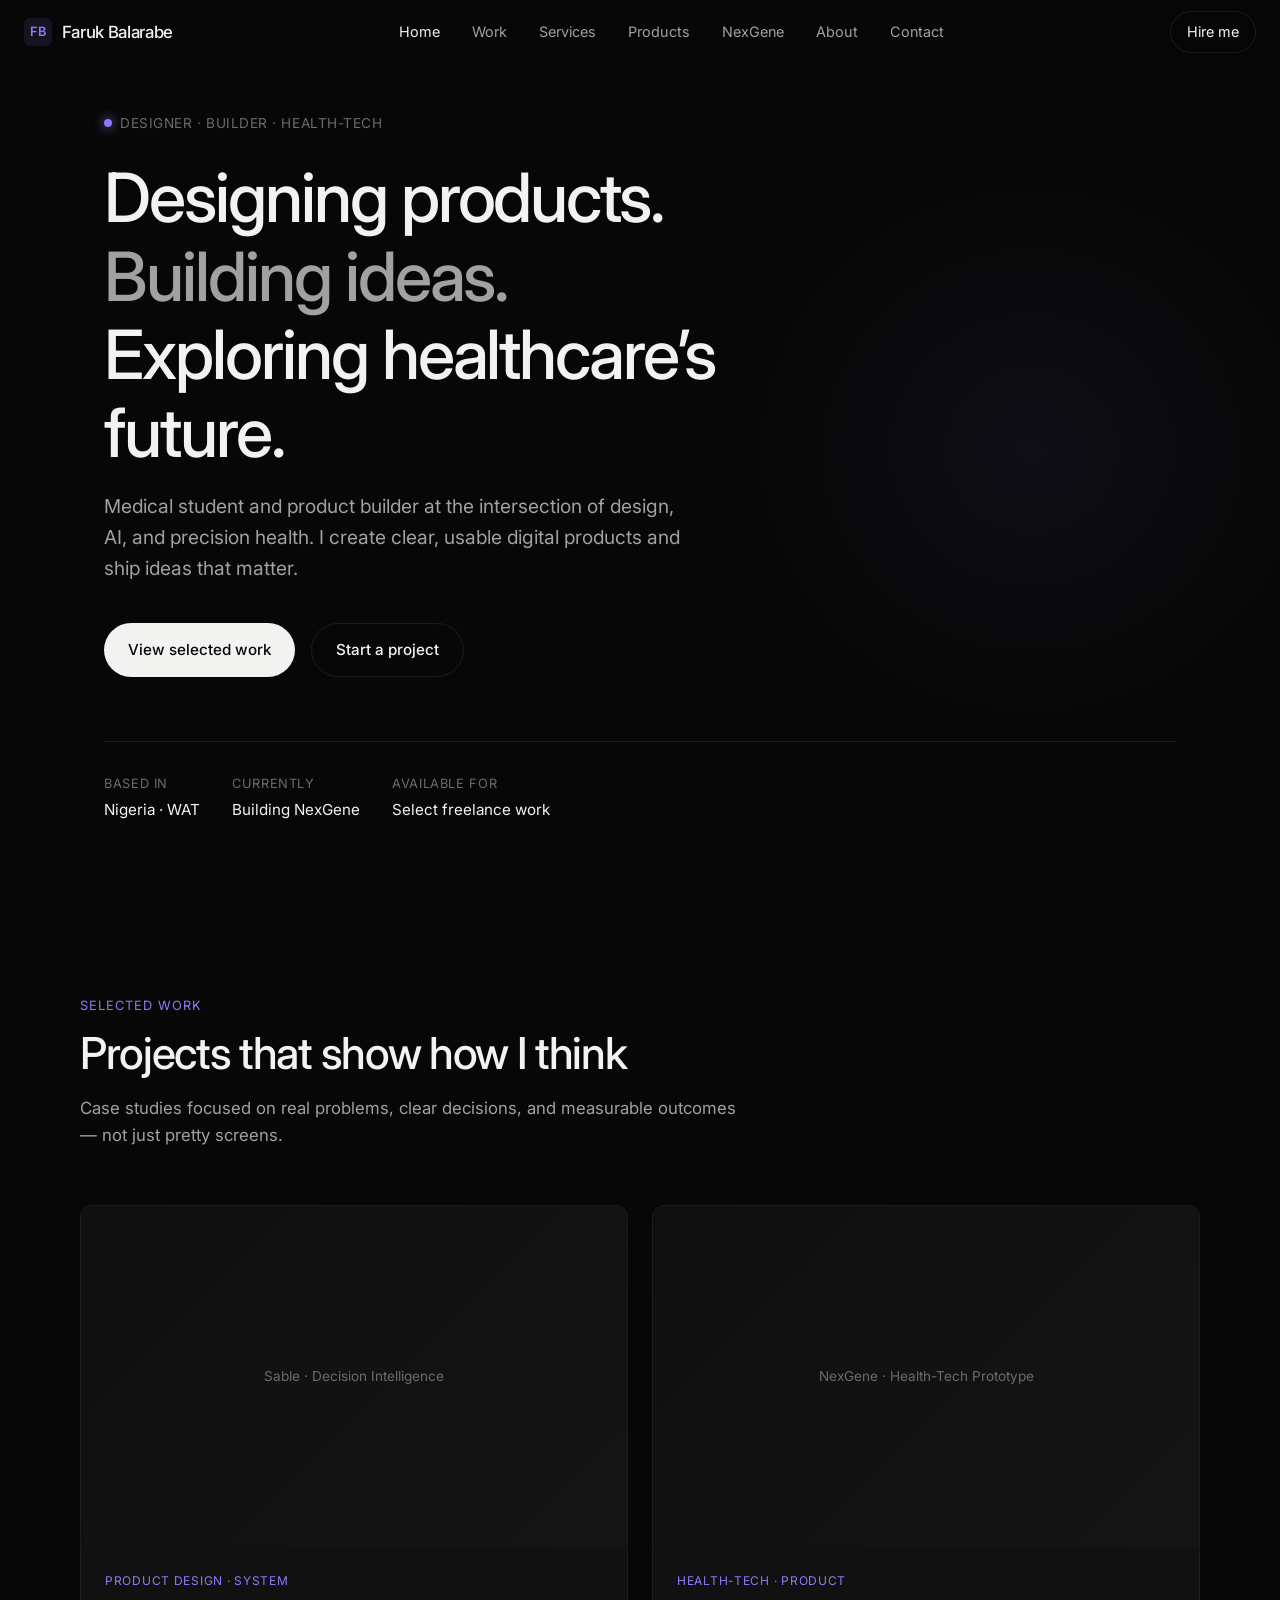
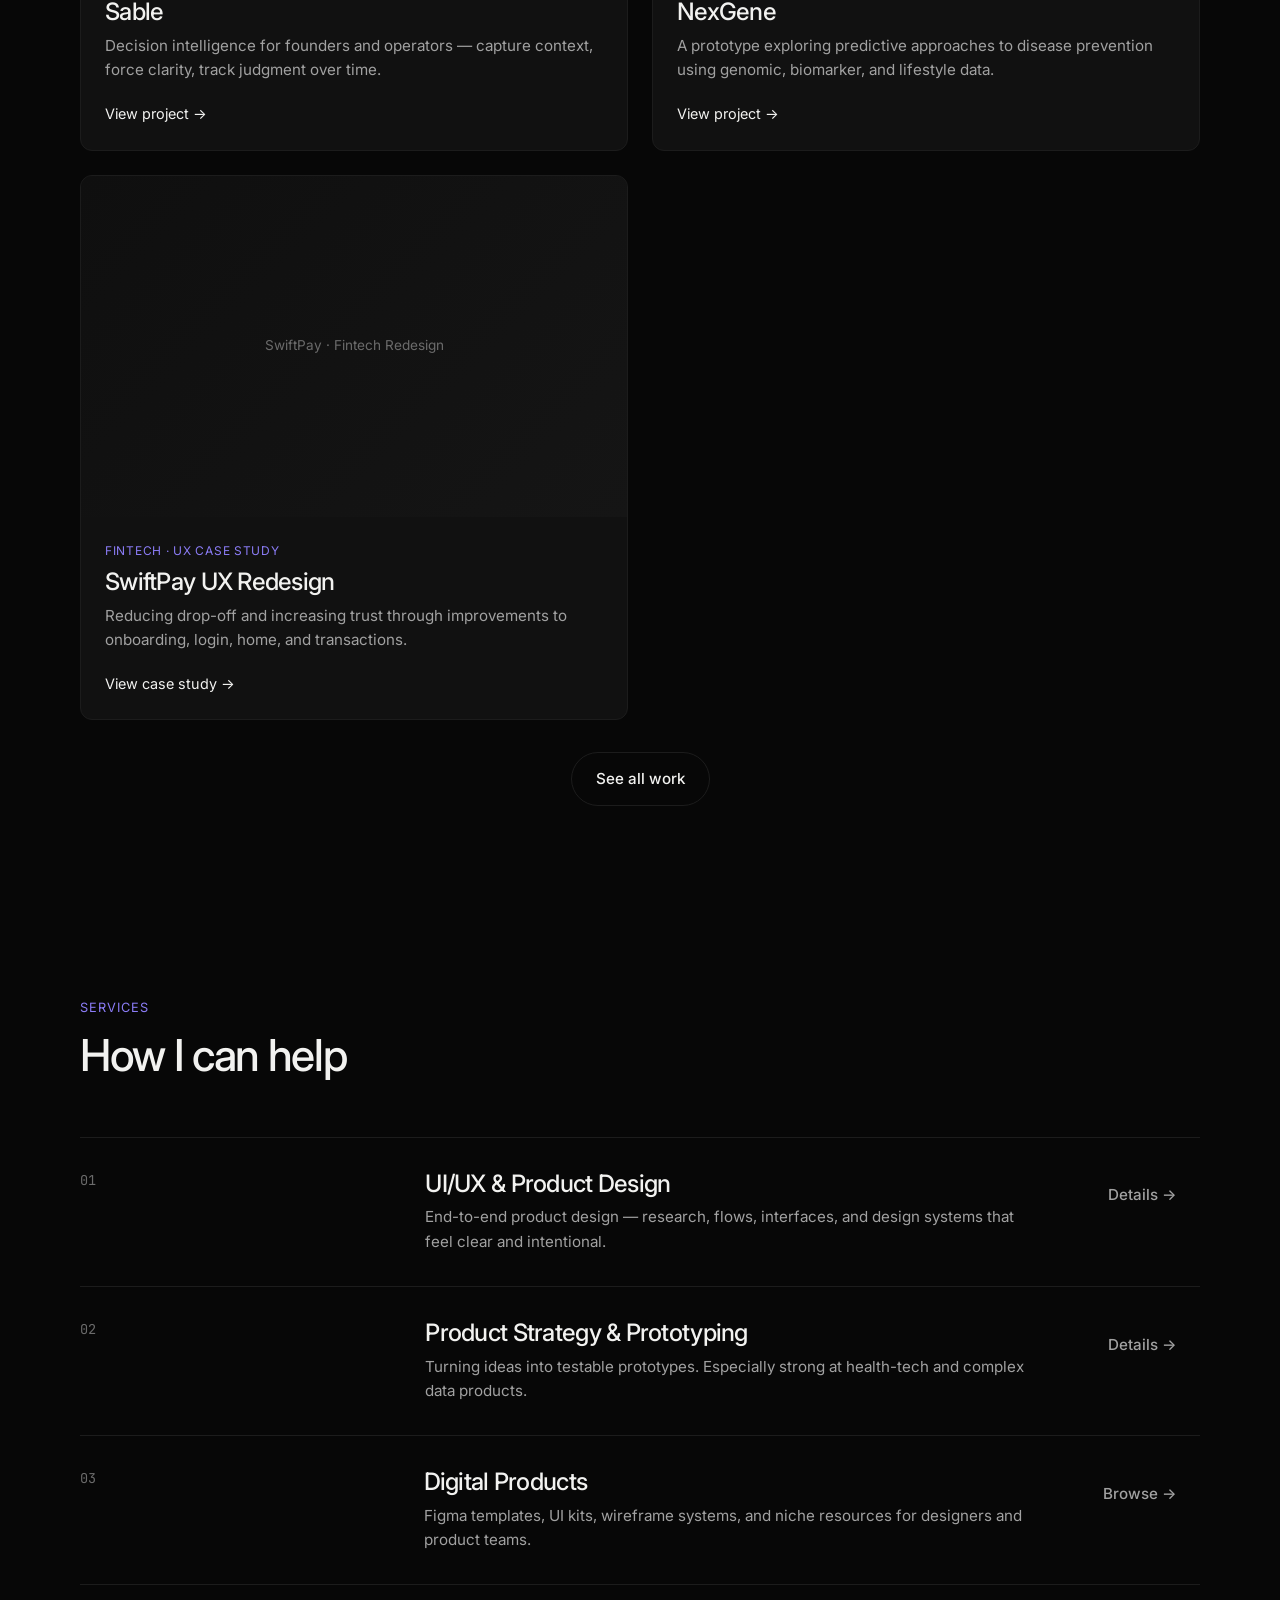
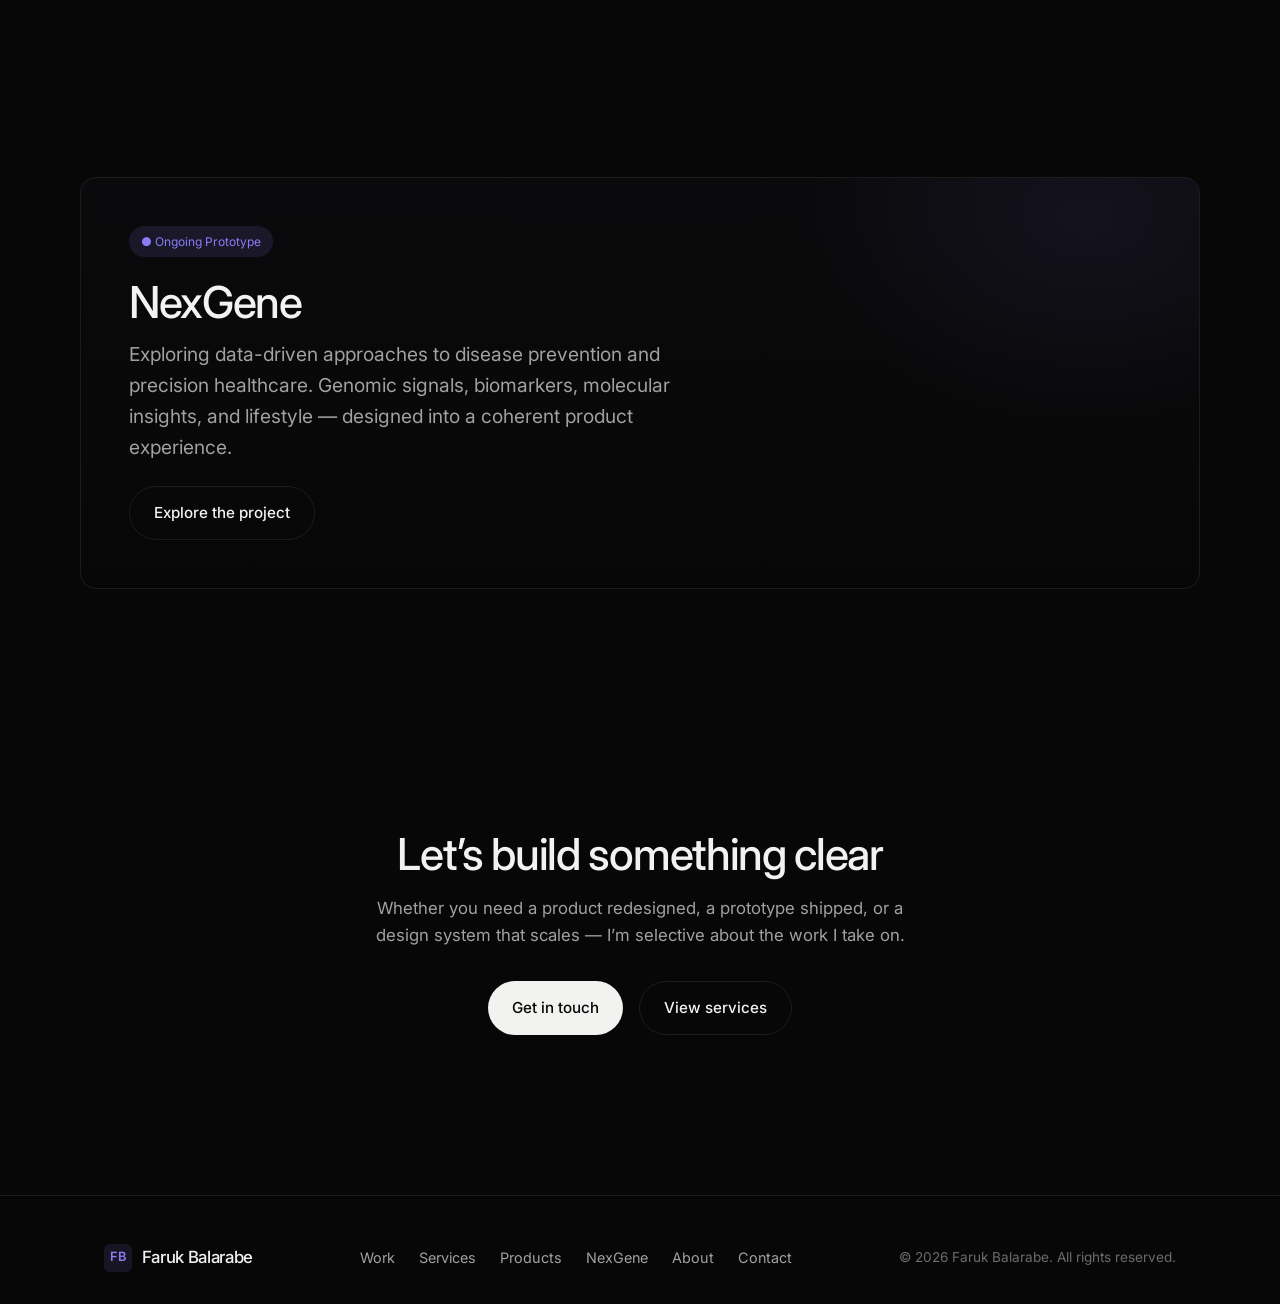
<file: index.html>
<!DOCTYPE html>
<html lang="en">
<head>
  <meta charset="UTF-8" />
  <meta name="viewport" content="width=device-width, initial-scale=1.0" />
  <title>Faruk Balarabe — Designer & Product Builder</title>
  <meta name="description" content="Medical student, UI/UX designer, and health-tech founder. Designing products, building ideas, exploring the future of healthcare." />
  <meta name="theme-color" content="#070707" />
  <link rel="preconnect" href="https://fonts.googleapis.com" />
  <link rel="preconnect" href="https://fonts.gstatic.com" crossorigin />
  <link href="https://fonts.googleapis.com/css2?family=Inter:wght@400;500;600&family=JetBrains+Mono:wght@400;500&display=swap" rel="stylesheet" />
  <link rel="stylesheet" href="css/styles.css" />
</head>
<body>
  <header class="nav">
    <div class="nav-inner">
      <a href="index.html" class="logo">
        <span class="logo-mark">FB</span>
        Faruk Balarabe
      </a>
      <nav class="nav-links">
        <a href="index.html" class="active">Home</a>
        <a href="work.html">Work</a>
        <a href="services.html">Services</a>
        <a href="products.html">Products</a>
        <a href="nexgene.html">NexGene</a>
        <a href="about.html">About</a>
        <a href="contact.html">Contact</a>
      </nav>
      <a href="contact.html" class="nav-cta">Hire me</a>
      <button class="nav-toggle" aria-label="Menu">
        <span></span><span></span>
      </button>
    </div>
  </header>

  <main>
    <section class="hero container">
      <div class="fade-up">
        <div class="hero-label">Designer · Builder · Health-Tech</div>
        <h1>Designing products.<br /><span>Building ideas.</span><br />Exploring healthcare’s future.</h1>
        <p class="lead">
          Medical student and product builder at the intersection of design, AI, and precision health. 
          I create clear, usable digital products and ship ideas that matter.
        </p>
        <div class="hero-actions">
          <a href="work.html" class="btn btn-primary">View selected work</a>
          <a href="contact.html" class="btn btn-secondary">Start a project</a>
        </div>
        <div class="hero-meta">
          <div class="meta-item">
            <span>Based in</span>
            <span>Nigeria · WAT</span>
          </div>
          <div class="meta-item">
            <span>Currently</span>
            <span>Building NexGene</span>
          </div>
          <div class="meta-item">
            <span>Available for</span>
            <span>Select freelance work</span>
          </div>
        </div>
      </div>
    </section>

    <section class="section container">
      <div class="section-header fade-up">
        <span class="label">Selected Work</span>
        <h2>Projects that show how I think</h2>
        <p>Case studies focused on real problems, clear decisions, and measurable outcomes — not just pretty screens.</p>
      </div>

      <div class="grid-2">
        <a href="projects/sable.html" class="card card-project fade-up">
          <div class="thumb">
            <div class="thumb-placeholder">Sable · Decision Intelligence</div>
          </div>
          <div class="body">
            <span class="tag">Product Design · System</span>
            <h3>Sable</h3>
            <p>Decision intelligence for founders and operators — capture context, force clarity, track judgment over time.</p>
            <span class="link">View project →</span>
          </div>
        </a>

        <a href="projects/nexgene.html" class="card card-project fade-up">
          <div class="thumb">
            <div class="thumb-placeholder">NexGene · Health-Tech Prototype</div>
          </div>
          <div class="body">
            <span class="tag">Health-Tech · Product</span>
            <h3>NexGene</h3>
            <p>A prototype exploring predictive approaches to disease prevention using genomic, biomarker, and lifestyle data.</p>
            <span class="link">View project →</span>
          </div>
        </a>

        <a href="projects/swiftpay.html" class="card card-project fade-up">
          <div class="thumb">
            <div class="thumb-placeholder">SwiftPay · Fintech Redesign</div>
          </div>
          <div class="body">
            <span class="tag">Fintech · UX Case Study</span>
            <h3>SwiftPay UX Redesign</h3>
            <p>Reducing drop-off and increasing trust through improvements to onboarding, login, home, and transactions.</p>
            <span class="link">View case study →</span>
          </div>
        </a>
      </div>

      <div class="mt-4 fade-up" style="text-align:center;">
        <a href="work.html" class="btn btn-secondary">See all work</a>
      </div>
    </section>

    <section class="section container">
      <div class="section-header fade-up">
        <span class="label">Services</span>
        <h2>How I can help</h2>
      </div>

      <div class="fade-up">
        <div class="service-item">
          <span class="service-num">01</span>
          <div>
            <h3>UI/UX & Product Design</h3>
            <p>End-to-end product design — research, flows, interfaces, and design systems that feel clear and intentional.</p>
          </div>
          <a href="services.html" class="btn btn-ghost">Details →</a>
        </div>
        <div class="service-item">
          <span class="service-num">02</span>
          <div>
            <h3>Product Strategy & Prototyping</h3>
            <p>Turning ideas into testable prototypes. Especially strong at health-tech and complex data products.</p>
          </div>
          <a href="services.html" class="btn btn-ghost">Details →</a>
        </div>
        <div class="service-item">
          <span class="service-num">03</span>
          <div>
            <h3>Digital Products</h3>
            <p>Figma templates, UI kits, wireframe systems, and niche resources for designers and product teams.</p>
          </div>
          <a href="products.html" class="btn btn-ghost">Browse →</a>
        </div>
      </div>
    </section>

    <section class="section container">
      <div class="nexgene-hero fade-up">
        <span class="nexgene-badge">● Ongoing Prototype</span>
        <h2 style="margin-bottom:0.75rem;">NexGene</h2>
        <p class="lead" style="margin-bottom:1.5rem;">
          Exploring data-driven approaches to disease prevention and precision healthcare. 
          Genomic signals, biomarkers, molecular insights, and lifestyle — designed into a coherent product experience.
        </p>
        <a href="nexgene.html" class="btn btn-secondary">Explore the project</a>
      </div>
    </section>

    <section class="section container">
      <div class="fade-up" style="text-align:center; max-width:540px; margin:0 auto;">
        <h2>Let’s build something clear</h2>
        <p class="mt-2">Whether you need a product redesigned, a prototype shipped, or a design system that scales — I’m selective about the work I take on.</p>
        <div class="hero-actions" style="justify-content:center; margin-top:2rem;">
          <a href="contact.html" class="btn btn-primary">Get in touch</a>
          <a href="services.html" class="btn btn-secondary">View services</a>
        </div>
      </div>
    </section>
  </main>

  <footer class="footer">
    <div class="container footer-inner">
      <div class="logo">
        <span class="logo-mark">FB</span>
        Faruk Balarabe
      </div>
      <div class="footer-links">
        <a href="work.html">Work</a>
        <a href="services.html">Services</a>
        <a href="products.html">Products</a>
        <a href="nexgene.html">NexGene</a>
        <a href="about.html">About</a>
        <a href="contact.html">Contact</a>
      </div>
      <p class="footer-copy">© 2026 Faruk Balarabe. All rights reserved.</p>
    </div>
  </footer>

  <script src="js/main.js"></script>
</body>
</html>
</file>
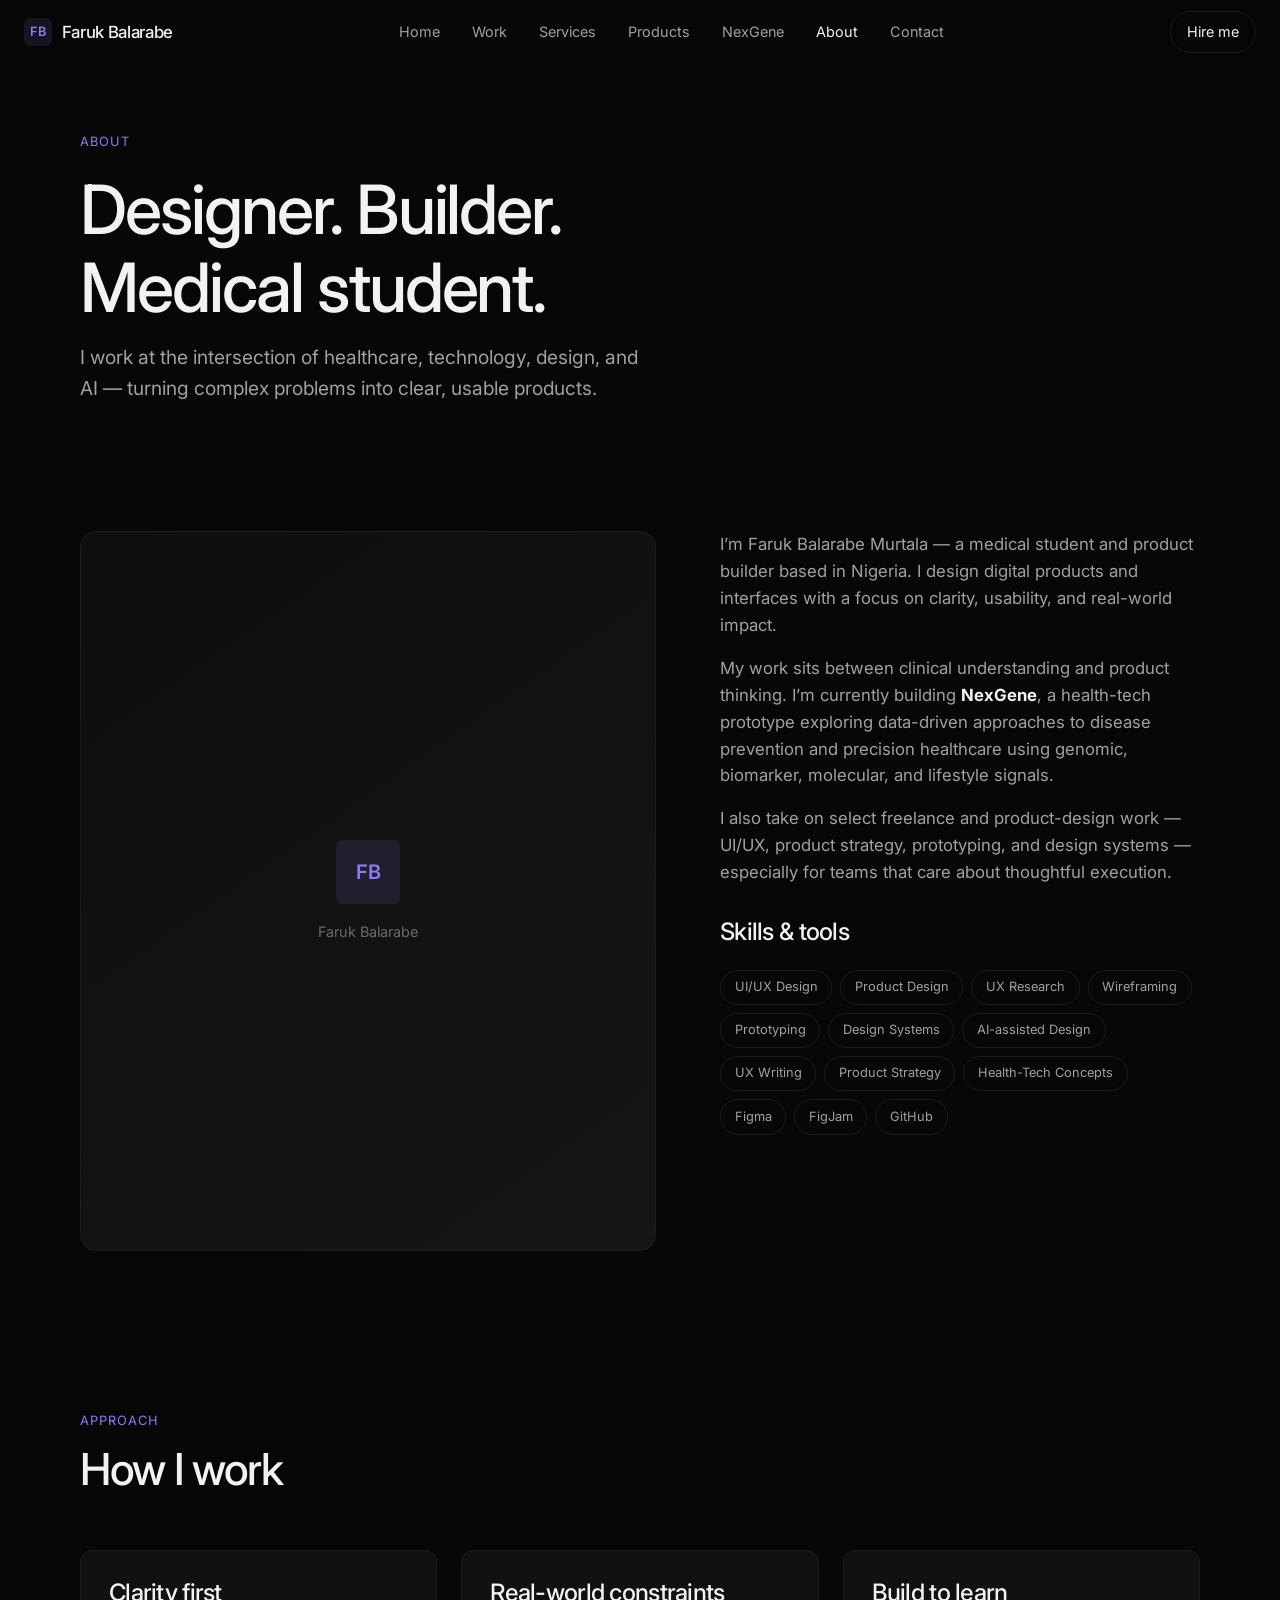
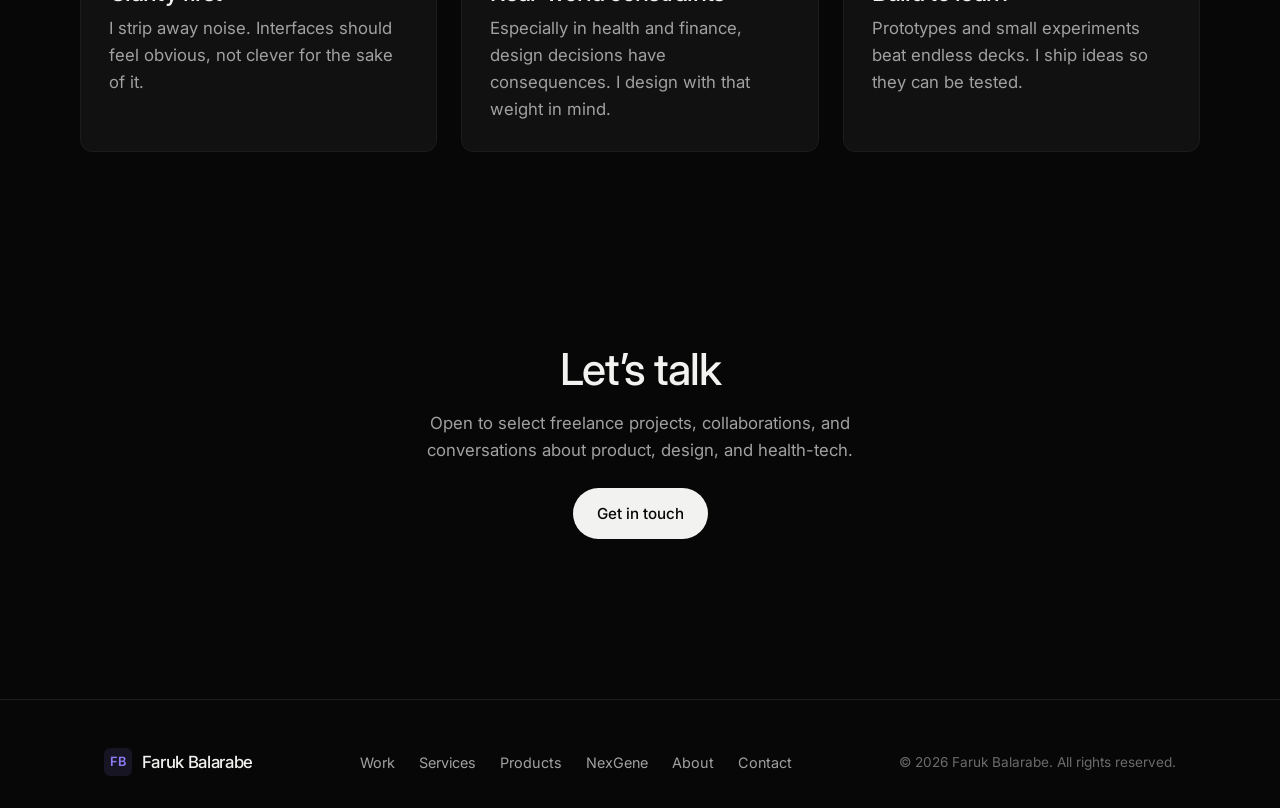
<file: about.html>
<!DOCTYPE html>
<html lang="en">
<head>
  <meta charset="UTF-8" />
  <meta name="viewport" content="width=device-width, initial-scale=1.0" />
  <title>About — Faruk Balarabe</title>
  <meta name="description" content="Medical student, UI/UX designer, product builder, and health-tech founder based in Nigeria." />
  <meta name="theme-color" content="#070707" />
  <link rel="preconnect" href="https://fonts.googleapis.com" />
  <link rel="preconnect" href="https://fonts.gstatic.com" crossorigin />
  <link href="https://fonts.googleapis.com/css2?family=Inter:wght@400;500;600&family=JetBrains+Mono:wght@400;500&display=swap" rel="stylesheet" />
  <link rel="stylesheet" href="css/styles.css" />
</head>
<body>
  <header class="nav">
    <div class="nav-inner">
      <a href="index.html" class="logo">
        <span class="logo-mark">FB</span>
        Faruk Balarabe
      </a>
      <nav class="nav-links">
        <a href="index.html">Home</a>
        <a href="work.html">Work</a>
        <a href="services.html">Services</a>
        <a href="products.html">Products</a>
        <a href="nexgene.html">NexGene</a>
        <a href="about.html" class="active">About</a>
        <a href="contact.html">Contact</a>
      </nav>
      <a href="contact.html" class="nav-cta">Hire me</a>
      <button class="nav-toggle" aria-label="Menu"><span></span><span></span></button>
    </div>
  </header>

  <main>
    <section class="page-hero container">
      <div class="fade-up">
        <span class="label" style="color:var(--accent); font-size:0.8rem; text-transform:uppercase; letter-spacing:0.08em;">About</span>
        <h1 class="mt-2">Designer. Builder.<br />Medical student.</h1>
        <p class="lead mt-2">
          I work at the intersection of healthcare, technology, design, and AI — turning complex problems into clear, usable products.
        </p>
      </div>
    </section>

    <section class="section-sm container">
      <div class="about-grid">
        <div class="fade-up">
          <div class="about-portrait" style="display:grid; place-items:center; background:linear-gradient(145deg,#0e0e0e,#161616); color:var(--text-muted); font-size:0.9rem;">
            <div style="text-align:center; padding:2rem;">
              <div class="logo-mark" style="width:64px; height:64px; font-size:1.25rem; margin:0 auto 1rem;">FB</div>
              <span>Faruk Balarabe</span>
            </div>
          </div>
        </div>
        <div class="fade-up">
          <p>
            I’m Faruk Balarabe Murtala — a medical student and product builder based in Nigeria. 
            I design digital products and interfaces with a focus on clarity, usability, and real-world impact.
          </p>
          <p class="mt-2">
            My work sits between clinical understanding and product thinking. I’m currently building 
            <strong style="color:var(--text);">NexGene</strong>, a health-tech prototype exploring data-driven approaches 
            to disease prevention and precision healthcare using genomic, biomarker, molecular, and lifestyle signals.
          </p>
          <p class="mt-2">
            I also take on select freelance and product-design work — UI/UX, product strategy, prototyping, 
            and design systems — especially for teams that care about thoughtful execution.
          </p>

          <h3 class="mt-4" style="margin-bottom:0.75rem;">Skills & tools</h3>
          <div class="skills-list">
            <span class="skill-tag">UI/UX Design</span>
            <span class="skill-tag">Product Design</span>
            <span class="skill-tag">UX Research</span>
            <span class="skill-tag">Wireframing</span>
            <span class="skill-tag">Prototyping</span>
            <span class="skill-tag">Design Systems</span>
            <span class="skill-tag">AI-assisted Design</span>
            <span class="skill-tag">UX Writing</span>
            <span class="skill-tag">Product Strategy</span>
            <span class="skill-tag">Health-Tech Concepts</span>
            <span class="skill-tag">Figma</span>
            <span class="skill-tag">FigJam</span>
            <span class="skill-tag">GitHub</span>
          </div>
        </div>
      </div>
    </section>

    <section class="section container">
      <div class="section-header fade-up">
        <span class="label">Approach</span>
        <h2>How I work</h2>
      </div>
      <div class="grid-3">
        <div class="card fade-up">
          <h3>Clarity first</h3>
          <p class="mt-1">I strip away noise. Interfaces should feel obvious, not clever for the sake of it.</p>
        </div>
        <div class="card fade-up">
          <h3>Real-world constraints</h3>
          <p class="mt-1">Especially in health and finance, design decisions have consequences. I design with that weight in mind.</p>
        </div>
        <div class="card fade-up">
          <h3>Build to learn</h3>
          <p class="mt-1">Prototypes and small experiments beat endless decks. I ship ideas so they can be tested.</p>
        </div>
      </div>
    </section>

    <section class="section container">
      <div class="fade-up" style="text-align:center; max-width:480px; margin:0 auto;">
        <h2>Let’s talk</h2>
        <p class="mt-2">Open to select freelance projects, collaborations, and conversations about product, design, and health-tech.</p>
        <a href="contact.html" class="btn btn-primary mt-3">Get in touch</a>
      </div>
    </section>
  </main>

  <footer class="footer">
    <div class="container footer-inner">
      <div class="logo"><span class="logo-mark">FB</span> Faruk Balarabe</div>
      <div class="footer-links">
        <a href="work.html">Work</a>
        <a href="services.html">Services</a>
        <a href="products.html">Products</a>
        <a href="nexgene.html">NexGene</a>
        <a href="about.html">About</a>
        <a href="contact.html">Contact</a>
      </div>
      <p class="footer-copy">© 2026 Faruk Balarabe. All rights reserved.</p>
    </div>
  </footer>
  <script src="js/main.js"></script>
</body>
</html>
</file>
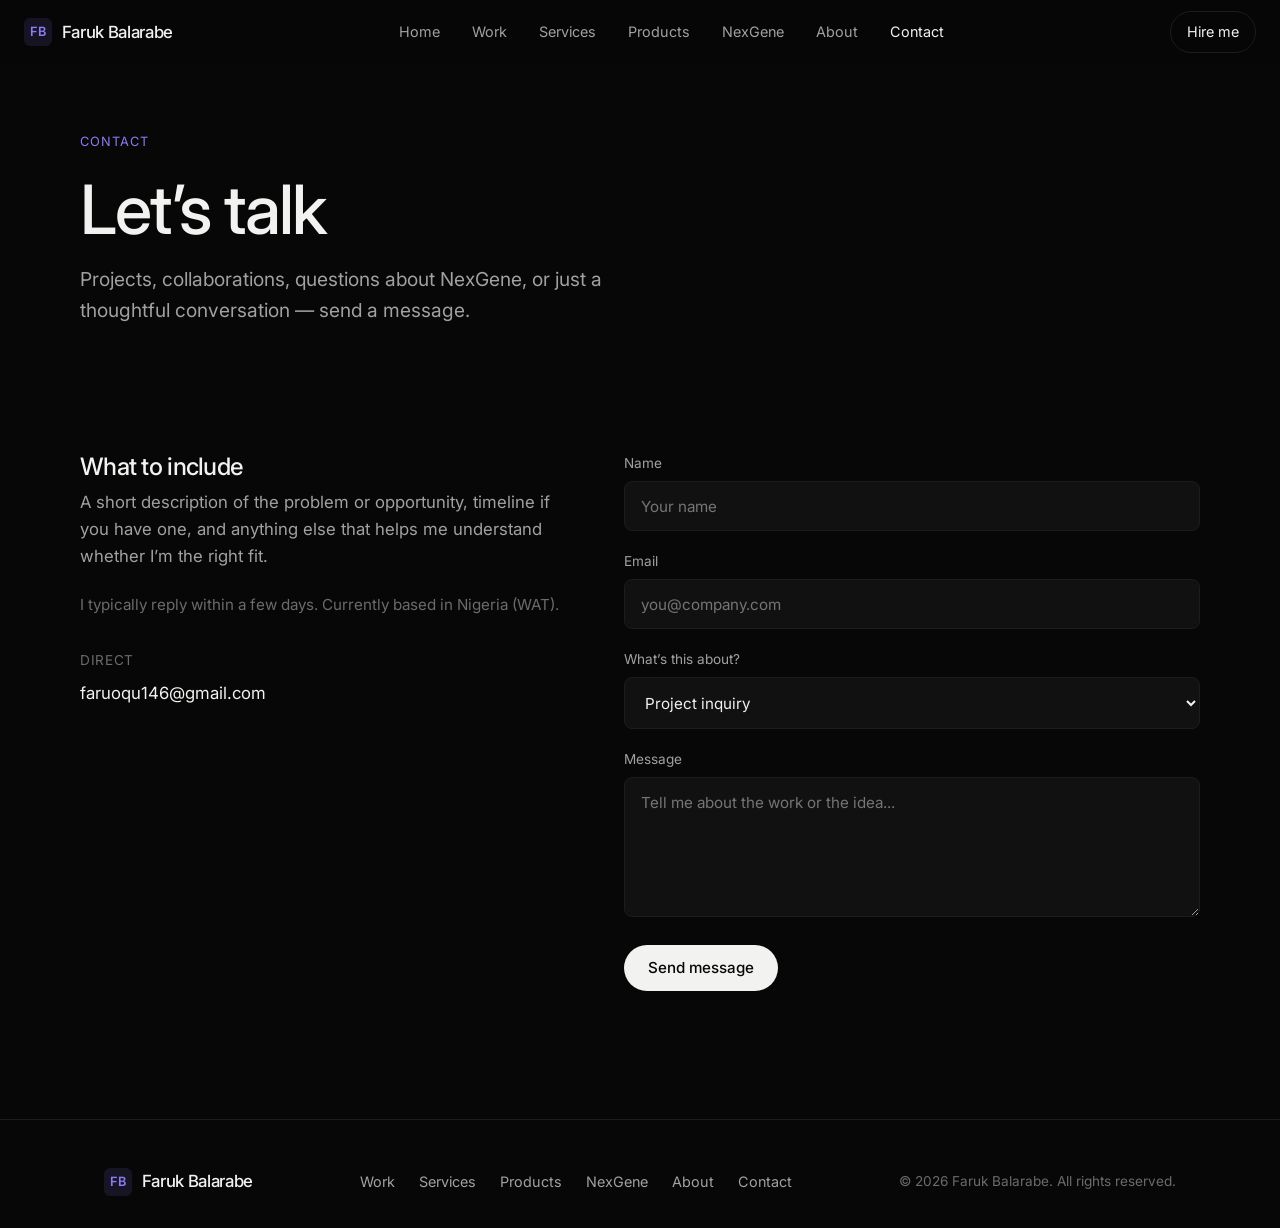
<file: contact.html>
<!DOCTYPE html>
<html lang="en">
<head>
  <meta charset="UTF-8" />
  <meta name="viewport" content="width=device-width, initial-scale=1.0" />
  <title>Contact — Faruk Balarabe</title>
  <meta name="description" content="Get in touch with Faruk Balarabe for UI/UX design, product work, or conversations about NexGene and health-tech." />
  <meta name="theme-color" content="#070707" />
  <link rel="preconnect" href="https://fonts.googleapis.com" />
  <link rel="preconnect" href="https://fonts.gstatic.com" crossorigin />
  <link href="https://fonts.googleapis.com/css2?family=Inter:wght@400;500;600&family=JetBrains+Mono:wght@400;500&display=swap" rel="stylesheet" />
  <link rel="stylesheet" href="css/styles.css" />
</head>
<body>
  <header class="nav">
    <div class="nav-inner">
      <a href="index.html" class="logo">
        <span class="logo-mark">FB</span>
        Faruk Balarabe
      </a>
      <nav class="nav-links">
        <a href="index.html">Home</a>
        <a href="work.html">Work</a>
        <a href="services.html">Services</a>
        <a href="products.html">Products</a>
        <a href="nexgene.html">NexGene</a>
        <a href="about.html">About</a>
        <a href="contact.html" class="active">Contact</a>
      </nav>
      <a href="contact.html" class="nav-cta">Hire me</a>
      <button class="nav-toggle" aria-label="Menu"><span></span><span></span></button>
    </div>
  </header>

  <main>
    <section class="page-hero container">
      <div class="fade-up">
        <span class="label" style="color:var(--accent); font-size:0.8rem; text-transform:uppercase; letter-spacing:0.08em;">Contact</span>
        <h1 class="mt-2">Let’s talk</h1>
        <p class="lead mt-2">
          Projects, collaborations, questions about NexGene, or just a thoughtful conversation — send a message.
        </p>
      </div>
    </section>

    <section class="section-sm container">
      <div class="contact-grid">
        <div class="fade-up">
          <h3>What to include</h3>
          <p class="mt-1">
            A short description of the problem or opportunity, timeline if you have one, 
            and anything else that helps me understand whether I’m the right fit.
          </p>
          <p class="mt-3" style="font-size:0.95rem; color:var(--text-muted);">
            I typically reply within a few days. Currently based in Nigeria (WAT).
          </p>
          <div class="mt-4">
            <p style="font-size:0.85rem; color:var(--text-muted); text-transform:uppercase; letter-spacing:0.05em;">Direct</p>
            <p class="mt-1" style="color:var(--text);">faruoqu146@gmail.com</p>
          </div>
        </div>

        <form class="contact-form fade-up">
          <div class="form-group">
            <label for="name">Name</label>
            <input type="text" id="name" name="name" required placeholder="Your name" />
          </div>
          <div class="form-group">
            <label for="email">Email</label>
            <input type="email" id="email" name="email" required placeholder="you@company.com" />
          </div>
          <div class="form-group">
            <label for="type">What’s this about?</label>
            <select id="type" name="type">
              <option value="project">Project inquiry</option>
              <option value="product">Digital product / kit</option>
              <option value="nexgene">NexGene / collaboration</option>
              <option value="other">Something else</option>
            </select>
          </div>
          <div class="form-group">
            <label for="message">Message</label>
            <textarea id="message" name="message" required placeholder="Tell me about the work or the idea..."></textarea>
          </div>
          <button type="submit" class="btn btn-primary" style="align-self:flex-start;">Send message</button>
        </form>
      </div>
    </section>
  </main>

  <footer class="footer">
    <div class="container footer-inner">
      <div class="logo"><span class="logo-mark">FB</span> Faruk Balarabe</div>
      <div class="footer-links">
        <a href="work.html">Work</a>
        <a href="services.html">Services</a>
        <a href="products.html">Products</a>
        <a href="nexgene.html">NexGene</a>
        <a href="about.html">About</a>
        <a href="contact.html">Contact</a>
      </div>
      <p class="footer-copy">© 2026 Faruk Balarabe. All rights reserved.</p>
    </div>
  </footer>
  <script src="js/main.js"></script>
</body>
</html>
</file>
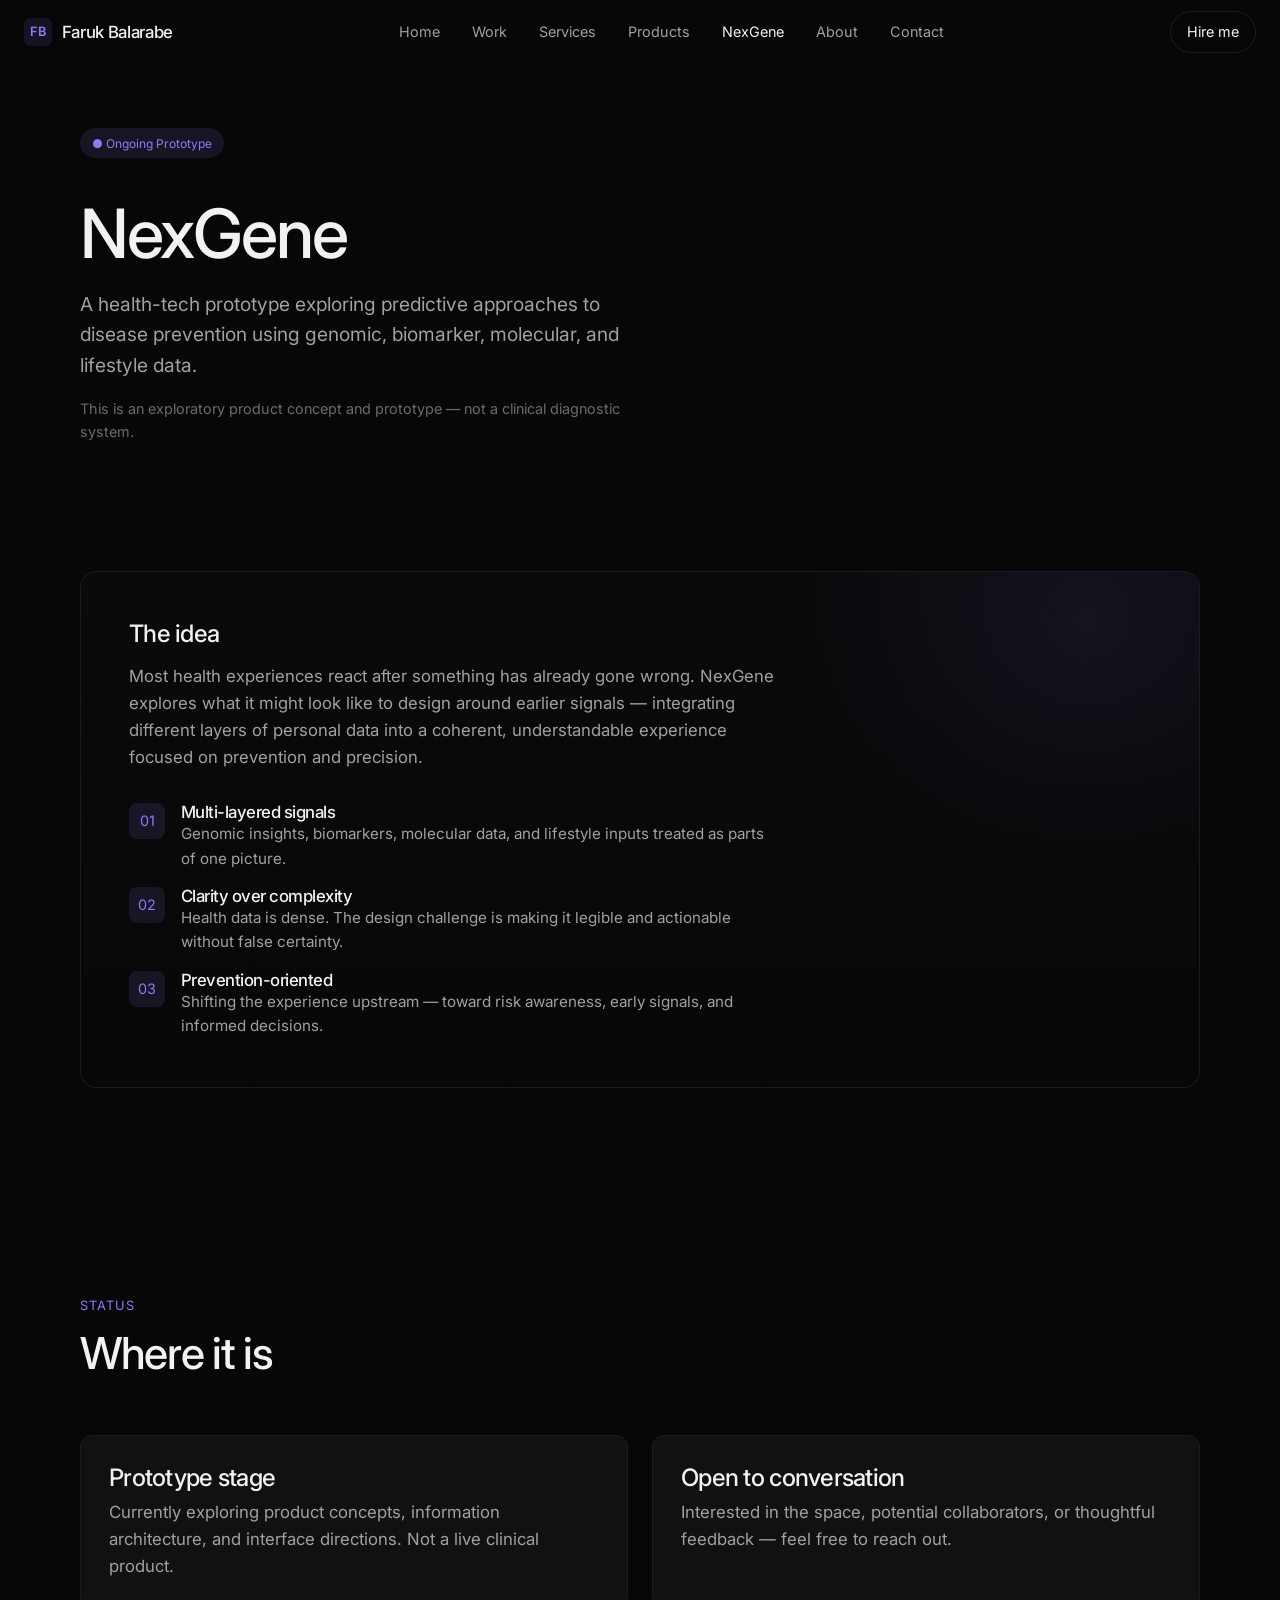
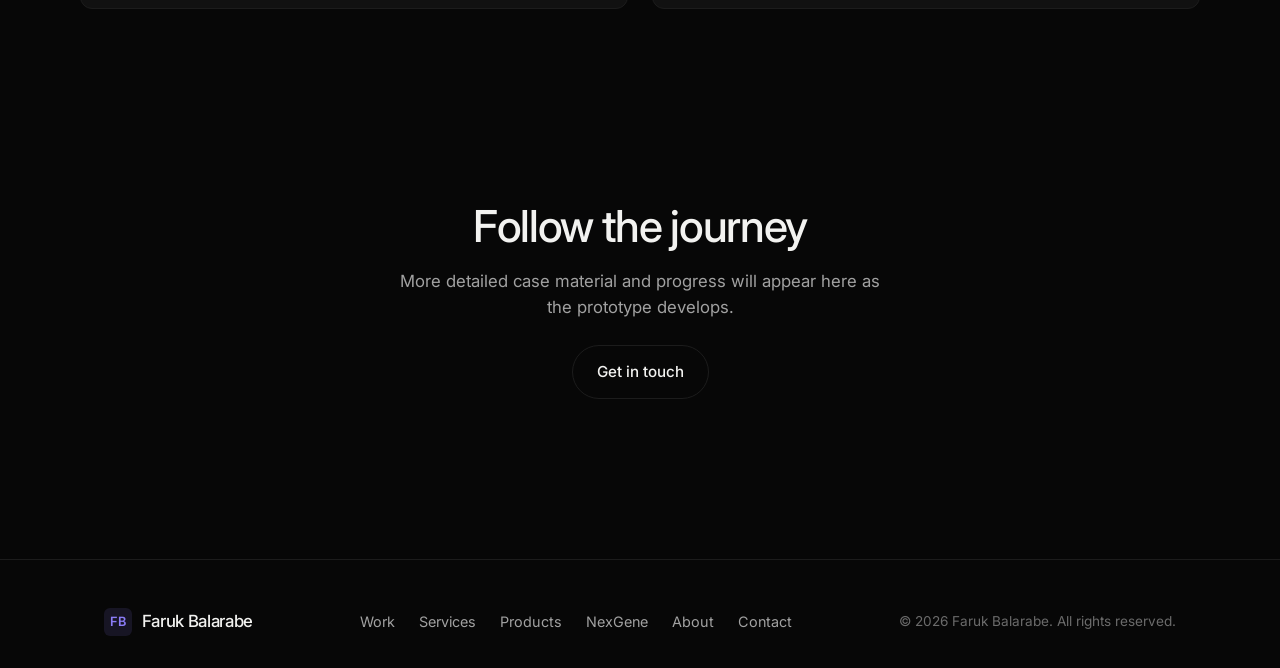
<file: nexgene.html>
<!DOCTYPE html>
<html lang="en">
<head>
  <meta charset="UTF-8" />
  <meta name="viewport" content="width=device-width, initial-scale=1.0" />
  <title>NexGene — Faruk Balarabe</title>
  <meta name="description" content="NexGene is a health-tech prototype exploring data-driven approaches to disease prevention and precision healthcare." />
  <meta name="theme-color" content="#070707" />
  <link rel="preconnect" href="https://fonts.googleapis.com" />
  <link rel="preconnect" href="https://fonts.gstatic.com" crossorigin />
  <link href="https://fonts.googleapis.com/css2?family=Inter:wght@400;500;600&family=JetBrains+Mono:wght@400;500&display=swap" rel="stylesheet" />
  <link rel="stylesheet" href="css/styles.css" />
</head>
<body>
  <header class="nav">
    <div class="nav-inner">
      <a href="index.html" class="logo">
        <span class="logo-mark">FB</span>
        Faruk Balarabe
      </a>
      <nav class="nav-links">
        <a href="index.html">Home</a>
        <a href="work.html">Work</a>
        <a href="services.html">Services</a>
        <a href="products.html">Products</a>
        <a href="nexgene.html" class="active">NexGene</a>
        <a href="about.html">About</a>
        <a href="contact.html">Contact</a>
      </nav>
      <a href="contact.html" class="nav-cta">Hire me</a>
      <button class="nav-toggle" aria-label="Menu"><span></span><span></span></button>
    </div>
  </header>

  <main>
    <section class="page-hero container">
      <div class="fade-up">
        <span class="nexgene-badge">● Ongoing Prototype</span>
        <h1 class="mt-2">NexGene</h1>
        <p class="lead mt-2">
          A health-tech prototype exploring predictive approaches to disease prevention 
          using genomic, biomarker, molecular, and lifestyle data.
        </p>
        <p class="mt-2" style="font-size:0.9rem; color:var(--text-muted);">
          This is an exploratory product concept and prototype — not a clinical diagnostic system.
        </p>
      </div>
    </section>

    <section class="section-sm container">
      <div class="nexgene-hero fade-up">
        <h2 style="font-size:1.5rem; margin-bottom:1rem;">The idea</h2>
        <p>
          Most health experiences react after something has already gone wrong. 
          NexGene explores what it might look like to design around earlier signals — 
          integrating different layers of personal data into a coherent, understandable experience 
          focused on prevention and precision.
        </p>
        <div class="feature-list">
          <div class="feature-item">
            <div class="icon">01</div>
            <div>
              <h3 style="font-size:1.05rem;">Multi-layered signals</h3>
              <p style="font-size:0.95rem;">Genomic insights, biomarkers, molecular data, and lifestyle inputs treated as parts of one picture.</p>
            </div>
          </div>
          <div class="feature-item">
            <div class="icon">02</div>
            <div>
              <h3 style="font-size:1.05rem;">Clarity over complexity</h3>
              <p style="font-size:0.95rem;">Health data is dense. The design challenge is making it legible and actionable without false certainty.</p>
            </div>
          </div>
          <div class="feature-item">
            <div class="icon">03</div>
            <div>
              <h3 style="font-size:1.05rem;">Prevention-oriented</h3>
              <p style="font-size:0.95rem;">Shifting the experience upstream — toward risk awareness, early signals, and informed decisions.</p>
            </div>
          </div>
        </div>
      </div>
    </section>

    <section class="section container">
      <div class="section-header fade-up">
        <span class="label">Status</span>
        <h2>Where it is</h2>
      </div>
      <div class="grid-2">
        <div class="card fade-up">
          <h3>Prototype stage</h3>
          <p class="mt-1">Currently exploring product concepts, information architecture, and interface directions. Not a live clinical product.</p>
        </div>
        <div class="card fade-up">
          <h3>Open to conversation</h3>
          <p class="mt-1">Interested in the space, potential collaborators, or thoughtful feedback — feel free to reach out.</p>
        </div>
      </div>
    </section>

    <section class="section container">
      <div class="fade-up" style="text-align:center; max-width:480px; margin:0 auto;">
        <h2>Follow the journey</h2>
        <p class="mt-2">More detailed case material and progress will appear here as the prototype develops.</p>
        <a href="contact.html" class="btn btn-secondary mt-3">Get in touch</a>
      </div>
    </section>
  </main>

  <footer class="footer">
    <div class="container footer-inner">
      <div class="logo"><span class="logo-mark">FB</span> Faruk Balarabe</div>
      <div class="footer-links">
        <a href="work.html">Work</a>
        <a href="services.html">Services</a>
        <a href="products.html">Products</a>
        <a href="nexgene.html">NexGene</a>
        <a href="about.html">About</a>
        <a href="contact.html">Contact</a>
      </div>
      <p class="footer-copy">© 2026 Faruk Balarabe. All rights reserved.</p>
    </div>
  </footer>
  <script src="js/main.js"></script>
</body>
</html>
</file>
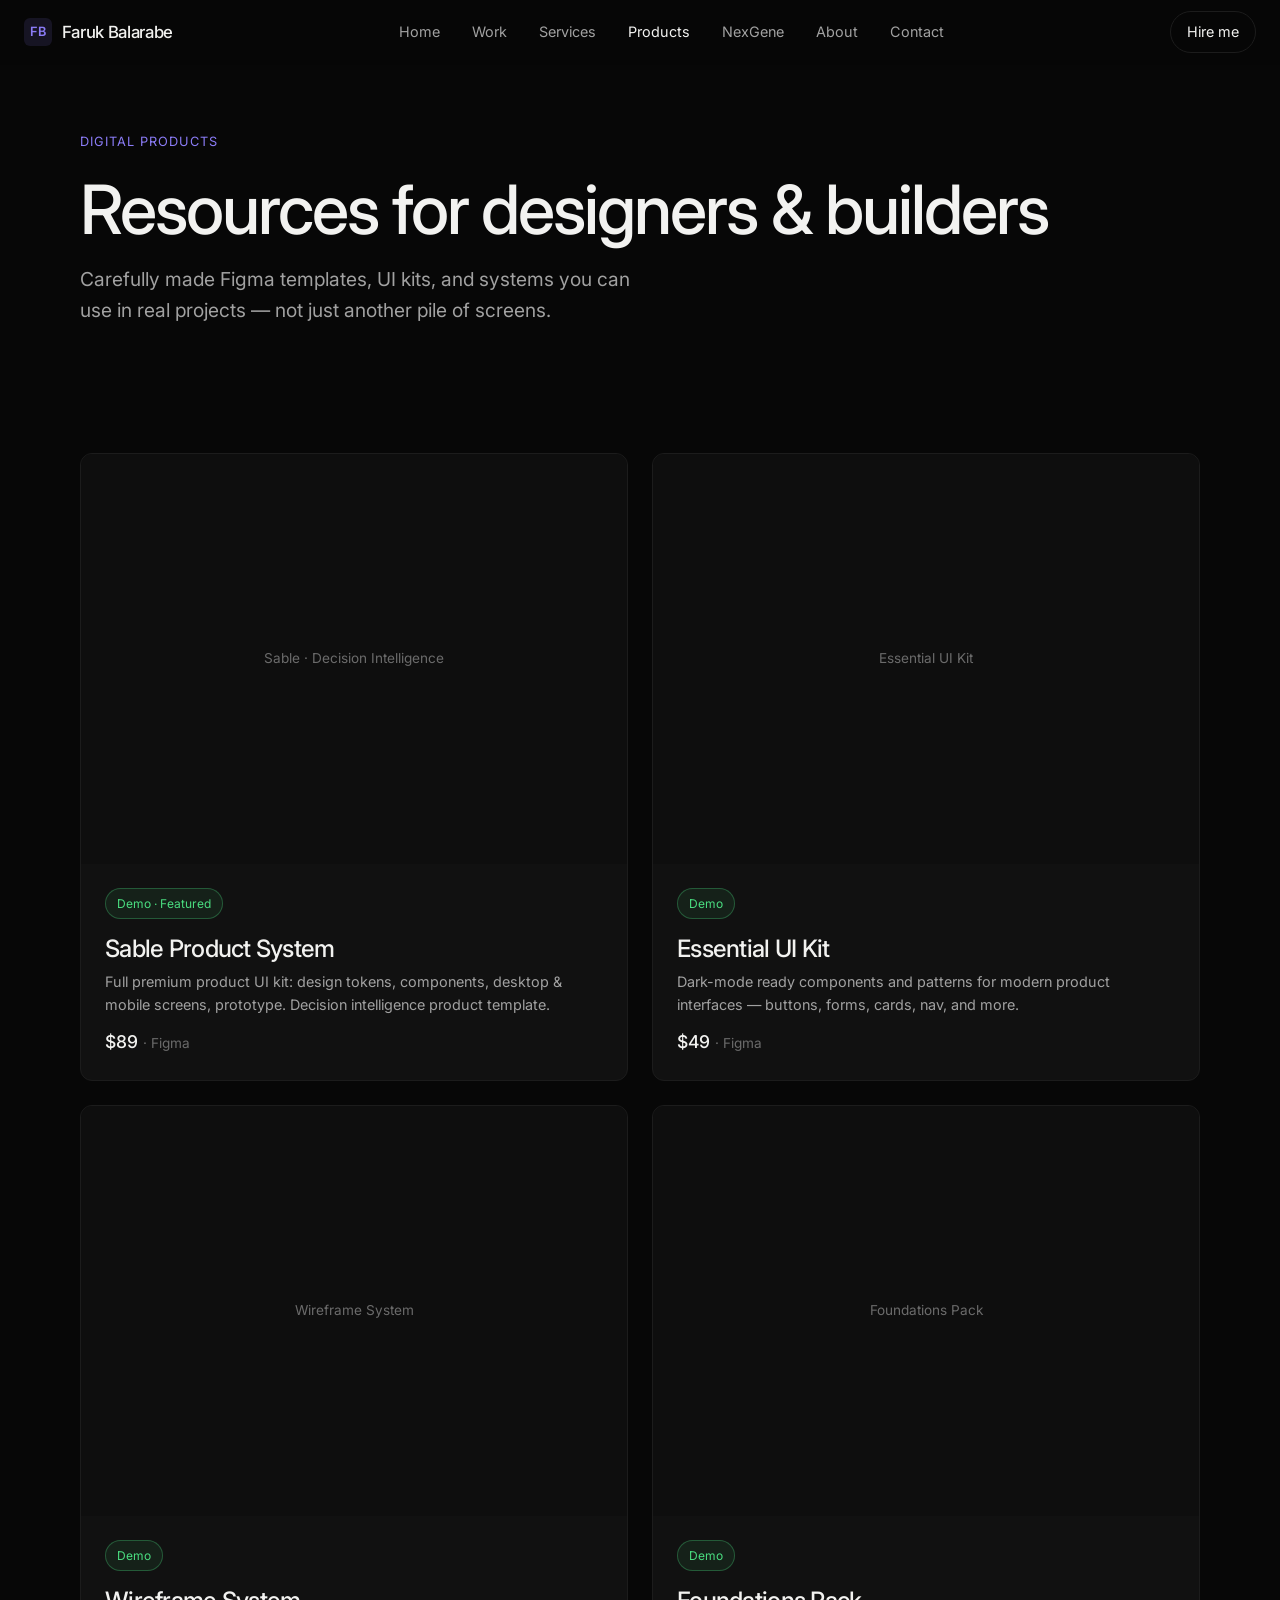
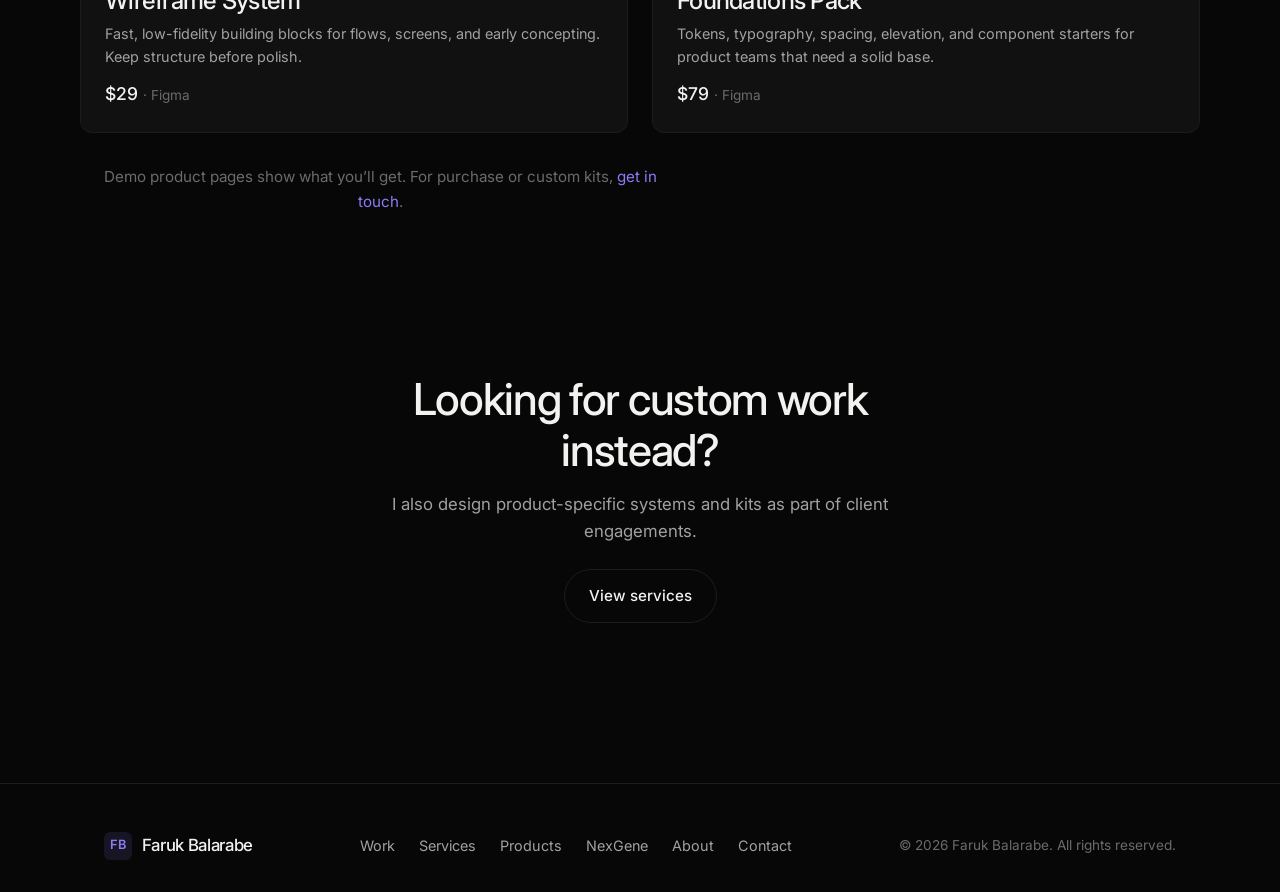
<file: products.html>
<!DOCTYPE html>
<html lang="en">
<head>
  <meta charset="UTF-8" />
  <meta name="viewport" content="width=device-width, initial-scale=1.0" />
  <title>Digital Products — Faruk Balarabe</title>
  <meta name="description" content="Figma templates, UI kits, wireframe kits, and design resources by Faruk Balarabe." />
  <meta name="theme-color" content="#070707" />
  <link rel="preconnect" href="https://fonts.googleapis.com" />
  <link rel="preconnect" href="https://fonts.gstatic.com" crossorigin />
  <link href="https://fonts.googleapis.com/css2?family=Inter:wght@400;500;600&family=JetBrains+Mono:wght@400;500&display=swap" rel="stylesheet" />
  <link rel="stylesheet" href="css/styles.css" />
</head>
<body>
  <header class="nav">
    <div class="nav-inner">
      <a href="index.html" class="logo">
        <span class="logo-mark">FB</span>
        Faruk Balarabe
      </a>
      <nav class="nav-links">
        <a href="index.html">Home</a>
        <a href="work.html">Work</a>
        <a href="services.html">Services</a>
        <a href="products.html" class="active">Products</a>
        <a href="nexgene.html">NexGene</a>
        <a href="about.html">About</a>
        <a href="contact.html">Contact</a>
      </nav>
      <a href="contact.html" class="nav-cta">Hire me</a>
      <button class="nav-toggle" aria-label="Menu"><span></span><span></span></button>
    </div>
  </header>

  <main>
    <section class="page-hero container">
      <div class="fade-up">
        <span class="label" style="color:var(--accent); font-size:0.8rem; text-transform:uppercase; letter-spacing:0.08em;">Digital Products</span>
        <h1 class="mt-2">Resources for designers & builders</h1>
        <p class="lead mt-2">
          Carefully made Figma templates, UI kits, and systems you can use in real projects — not just another pile of screens.
        </p>
      </div>
    </section>

    <section class="section-sm container">
      <div class="grid-2">
        <a href="products/sable-system.html" class="product-card fade-up" style="display:block; color:inherit;">
          <div class="preview">Sable · Decision Intelligence</div>
          <div class="info">
            <span class="badge badge-live">Demo · Featured</span>
            <h3 class="mt-2">Sable Product System</h3>
            <p class="mt-1" style="font-size:0.9rem;">Full premium product UI kit: design tokens, components, desktop & mobile screens, prototype. Decision intelligence product template.</p>
            <div class="price">$89 <span>· Figma</span></div>
          </div>
        </a>

        <a href="products/essential-ui-kit.html" class="product-card fade-up" style="display:block; color:inherit;">
          <div class="preview">Essential UI Kit</div>
          <div class="info">
            <span class="badge badge-live">Demo</span>
            <h3 class="mt-2">Essential UI Kit</h3>
            <p class="mt-1" style="font-size:0.9rem;">Dark-mode ready components and patterns for modern product interfaces — buttons, forms, cards, nav, and more.</p>
            <div class="price">$49 <span>· Figma</span></div>
          </div>
        </a>

        <a href="products/wireframe-system.html" class="product-card fade-up" style="display:block; color:inherit;">
          <div class="preview">Wireframe System</div>
          <div class="info">
            <span class="badge badge-live">Demo</span>
            <h3 class="mt-2">Wireframe System</h3>
            <p class="mt-1" style="font-size:0.9rem;">Fast, low-fidelity building blocks for flows, screens, and early concepting. Keep structure before polish.</p>
            <div class="price">$29 <span>· Figma</span></div>
          </div>
        </a>

        <a href="products/foundations-pack.html" class="product-card fade-up" style="display:block; color:inherit;">
          <div class="preview">Foundations Pack</div>
          <div class="info">
            <span class="badge badge-live">Demo</span>
            <h3 class="mt-2">Foundations Pack</h3>
            <p class="mt-1" style="font-size:0.9rem;">Tokens, typography, spacing, elevation, and component starters for product teams that need a solid base.</p>
            <div class="price">$79 <span>· Figma</span></div>
          </div>
        </a>
      </div>

      <p class="mt-4 fade-up" style="color:var(--text-muted); text-align:center; font-size:0.95rem;">
        Demo product pages show what you’ll get. For purchase or custom kits, <a href="contact.html" style="color:var(--accent);">get in touch</a>.
      </p>
    </section>

    <section class="section container">
      <div class="fade-up" style="text-align:center; max-width:520px; margin:0 auto;">
        <h2>Looking for custom work instead?</h2>
        <p class="mt-2">I also design product-specific systems and kits as part of client engagements.</p>
        <a href="services.html" class="btn btn-secondary mt-3">View services</a>
      </div>
    </section>
  </main>

  <footer class="footer">
    <div class="container footer-inner">
      <div class="logo"><span class="logo-mark">FB</span> Faruk Balarabe</div>
      <div class="footer-links">
        <a href="work.html">Work</a>
        <a href="services.html">Services</a>
        <a href="products.html">Products</a>
        <a href="nexgene.html">NexGene</a>
        <a href="about.html">About</a>
        <a href="contact.html">Contact</a>
      </div>
      <p class="footer-copy">© 2026 Faruk Balarabe. All rights reserved.</p>
    </div>
  </footer>
  <script src="js/main.js"></script>
</body>
</html>
</file>
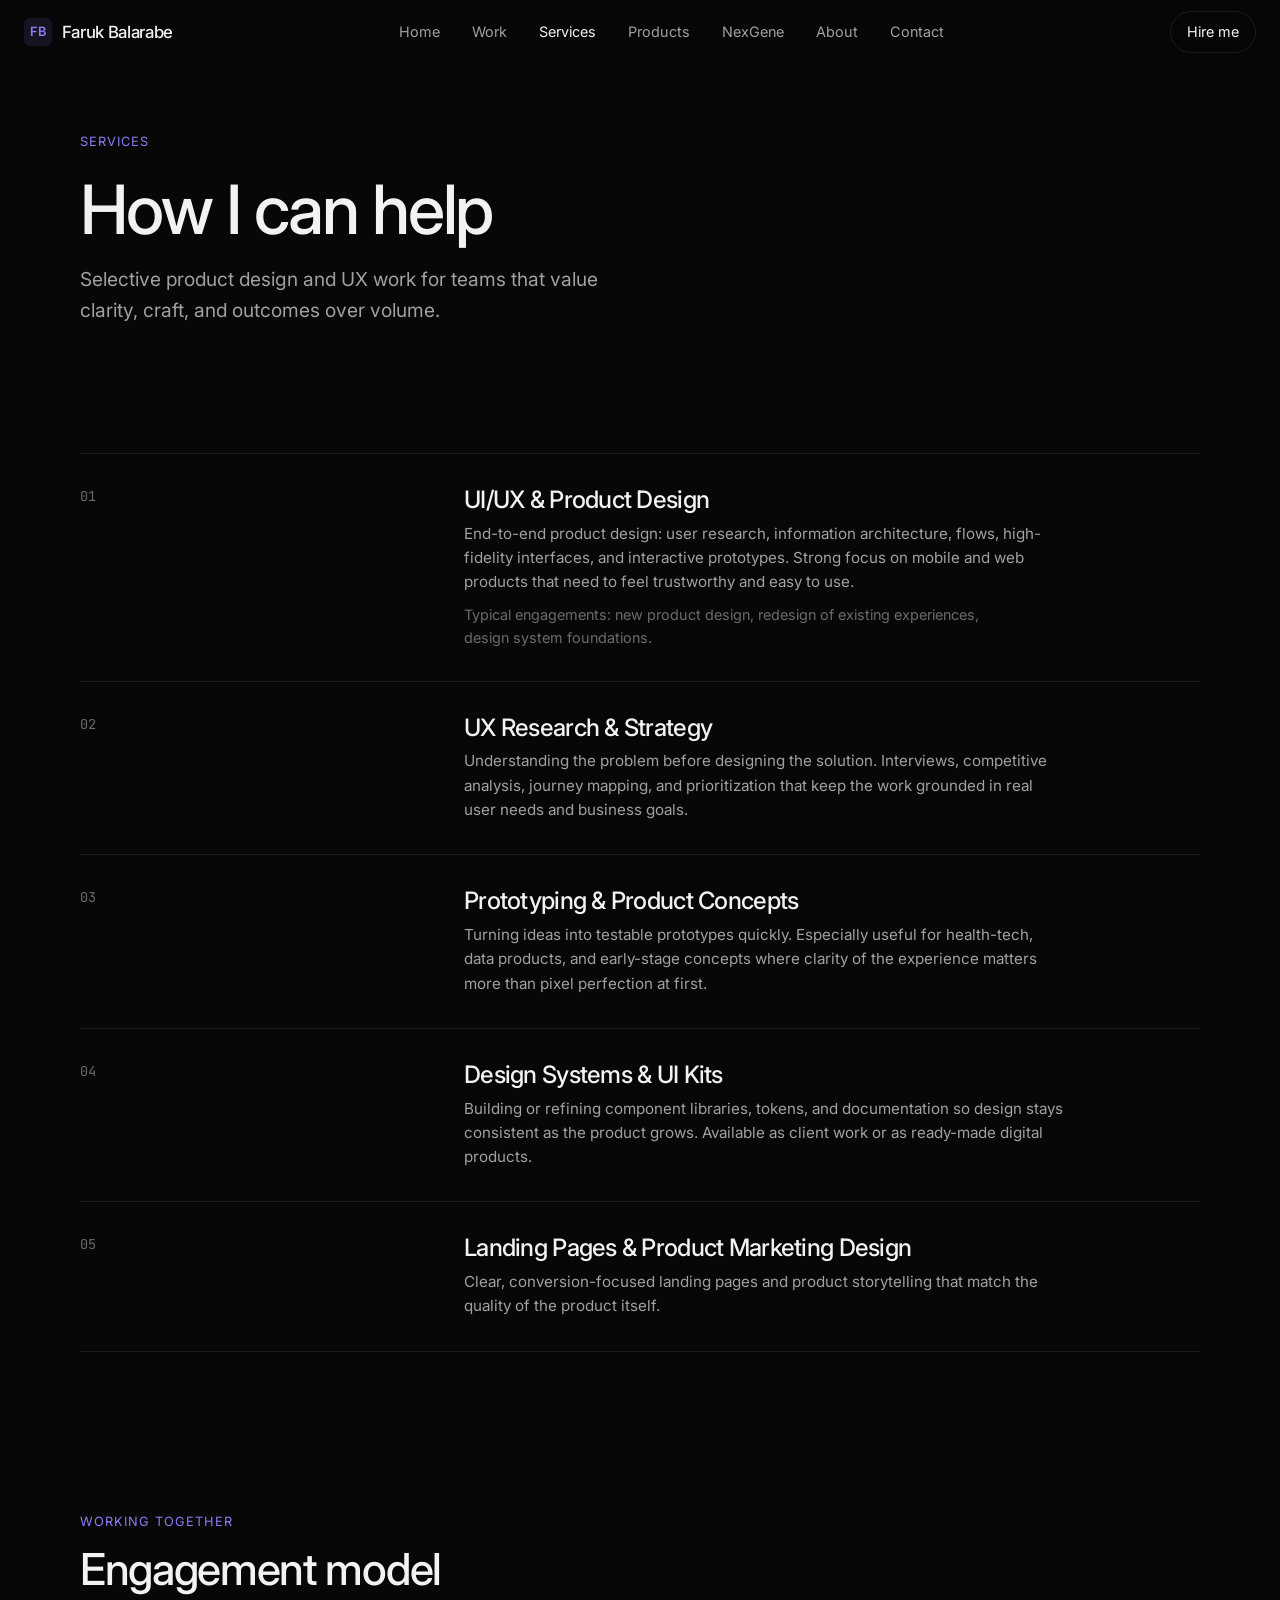
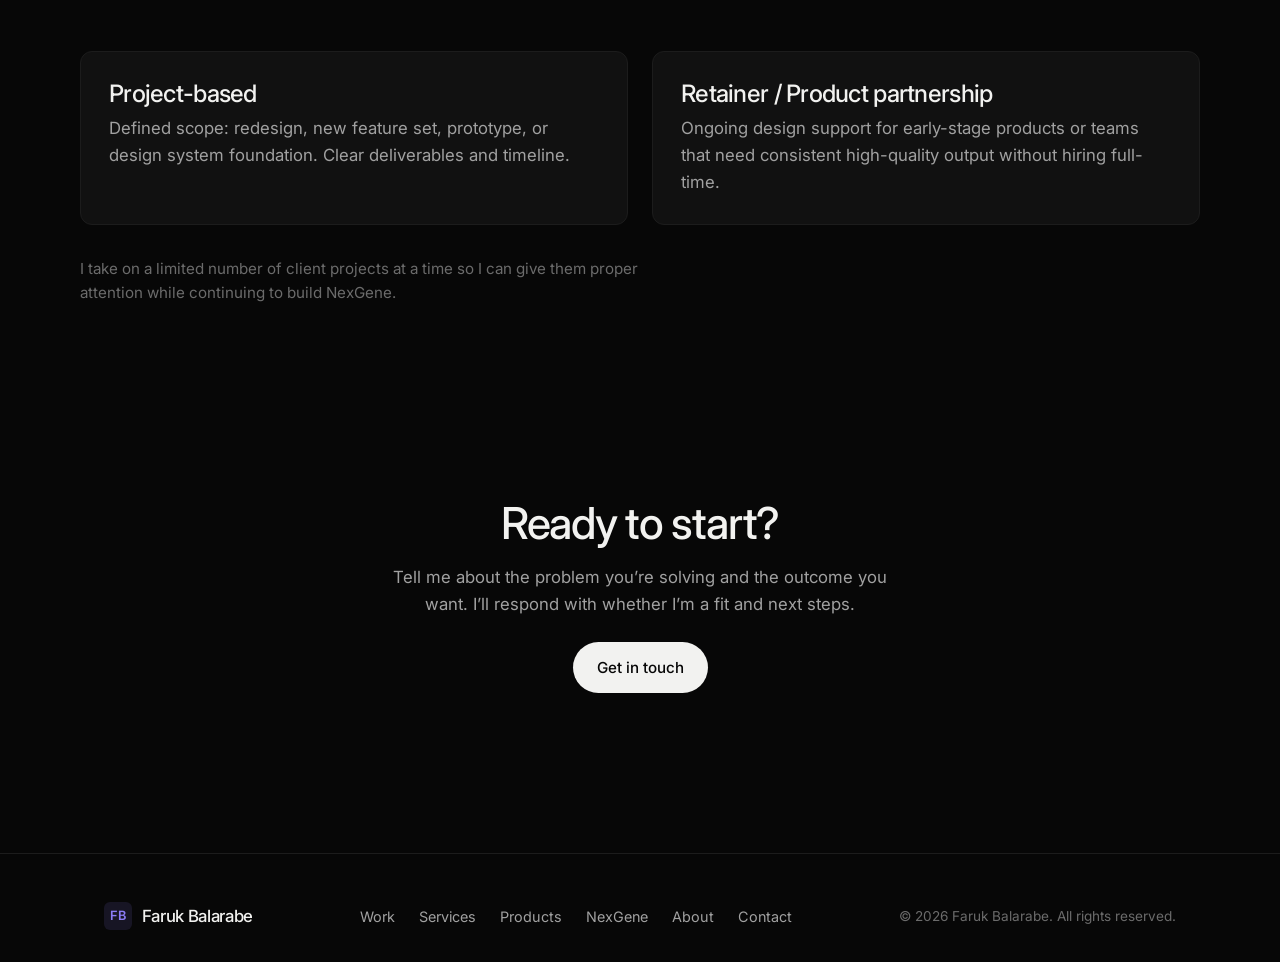
<file: services.html>
<!DOCTYPE html>
<html lang="en">
<head>
  <meta charset="UTF-8" />
  <meta name="viewport" content="width=device-width, initial-scale=1.0" />
  <title>Services — Faruk Balarabe</title>
  <meta name="description" content="UI/UX design, product design, prototyping, and design systems services by Faruk Balarabe." />
  <meta name="theme-color" content="#070707" />
  <link rel="preconnect" href="https://fonts.googleapis.com" />
  <link rel="preconnect" href="https://fonts.gstatic.com" crossorigin />
  <link href="https://fonts.googleapis.com/css2?family=Inter:wght@400;500;600&family=JetBrains+Mono:wght@400;500&display=swap" rel="stylesheet" />
  <link rel="stylesheet" href="css/styles.css" />
</head>
<body>
  <header class="nav">
    <div class="nav-inner">
      <a href="index.html" class="logo">
        <span class="logo-mark">FB</span>
        Faruk Balarabe
      </a>
      <nav class="nav-links">
        <a href="index.html">Home</a>
        <a href="work.html">Work</a>
        <a href="services.html" class="active">Services</a>
        <a href="products.html">Products</a>
        <a href="nexgene.html">NexGene</a>
        <a href="about.html">About</a>
        <a href="contact.html">Contact</a>
      </nav>
      <a href="contact.html" class="nav-cta">Hire me</a>
      <button class="nav-toggle" aria-label="Menu"><span></span><span></span></button>
    </div>
  </header>

  <main>
    <section class="page-hero container">
      <div class="fade-up">
        <span class="label" style="color:var(--accent); font-size:0.8rem; text-transform:uppercase; letter-spacing:0.08em;">Services</span>
        <h1 class="mt-2">How I can help</h1>
        <p class="lead mt-2">
          Selective product design and UX work for teams that value clarity, craft, and outcomes over volume.
        </p>
      </div>
    </section>

    <section class="section-sm container">
      <div class="fade-up">
        <div class="service-item">
          <span class="service-num">01</span>
          <div>
            <h3>UI/UX & Product Design</h3>
            <p>
              End-to-end product design: user research, information architecture, flows, high-fidelity interfaces, 
              and interactive prototypes. Strong focus on mobile and web products that need to feel trustworthy and easy to use.
            </p>
            <p class="mt-1" style="font-size:0.9rem; color:var(--text-muted);">
              Typical engagements: new product design, redesign of existing experiences, design system foundations.
            </p>
          </div>
        </div>

        <div class="service-item">
          <span class="service-num">02</span>
          <div>
            <h3>UX Research & Strategy</h3>
            <p>
              Understanding the problem before designing the solution. Interviews, competitive analysis, 
              journey mapping, and prioritization that keep the work grounded in real user needs and business goals.
            </p>
          </div>
        </div>

        <div class="service-item">
          <span class="service-num">03</span>
          <div>
            <h3>Prototyping & Product Concepts</h3>
            <p>
              Turning ideas into testable prototypes quickly. Especially useful for health-tech, data products, 
              and early-stage concepts where clarity of the experience matters more than pixel perfection at first.
            </p>
          </div>
        </div>

        <div class="service-item">
          <span class="service-num">04</span>
          <div>
            <h3>Design Systems & UI Kits</h3>
            <p>
              Building or refining component libraries, tokens, and documentation so design stays consistent 
              as the product grows. Available as client work or as ready-made digital products.
            </p>
          </div>
        </div>

        <div class="service-item">
          <span class="service-num">05</span>
          <div>
            <h3>Landing Pages & Product Marketing Design</h3>
            <p>
              Clear, conversion-focused landing pages and product storytelling that match the quality of the product itself.
            </p>
          </div>
        </div>
      </div>
    </section>

    <section class="section container">
      <div class="section-header fade-up">
        <span class="label">Working together</span>
        <h2>Engagement model</h2>
      </div>
      <div class="grid-2">
        <div class="card fade-up">
          <h3>Project-based</h3>
          <p class="mt-1">Defined scope: redesign, new feature set, prototype, or design system foundation. Clear deliverables and timeline.</p>
        </div>
        <div class="card fade-up">
          <h3>Retainer / Product partnership</h3>
          <p class="mt-1">Ongoing design support for early-stage products or teams that need consistent high-quality output without hiring full-time.</p>
        </div>
      </div>
      <p class="mt-4 fade-up" style="color:var(--text-muted); font-size:0.95rem;">
        I take on a limited number of client projects at a time so I can give them proper attention while continuing to build NexGene.
      </p>
    </section>

    <section class="section container">
      <div class="fade-up" style="text-align:center; max-width:520px; margin:0 auto;">
        <h2>Ready to start?</h2>
        <p class="mt-2">Tell me about the problem you’re solving and the outcome you want. I’ll respond with whether I’m a fit and next steps.</p>
        <a href="contact.html" class="btn btn-primary mt-3">Get in touch</a>
      </div>
    </section>
  </main>

  <footer class="footer">
    <div class="container footer-inner">
      <div class="logo"><span class="logo-mark">FB</span> Faruk Balarabe</div>
      <div class="footer-links">
        <a href="work.html">Work</a>
        <a href="services.html">Services</a>
        <a href="products.html">Products</a>
        <a href="nexgene.html">NexGene</a>
        <a href="about.html">About</a>
        <a href="contact.html">Contact</a>
      </div>
      <p class="footer-copy">© 2026 Faruk Balarabe. All rights reserved.</p>
    </div>
  </footer>
  <script src="js/main.js"></script>
</body>
</html>
</file>
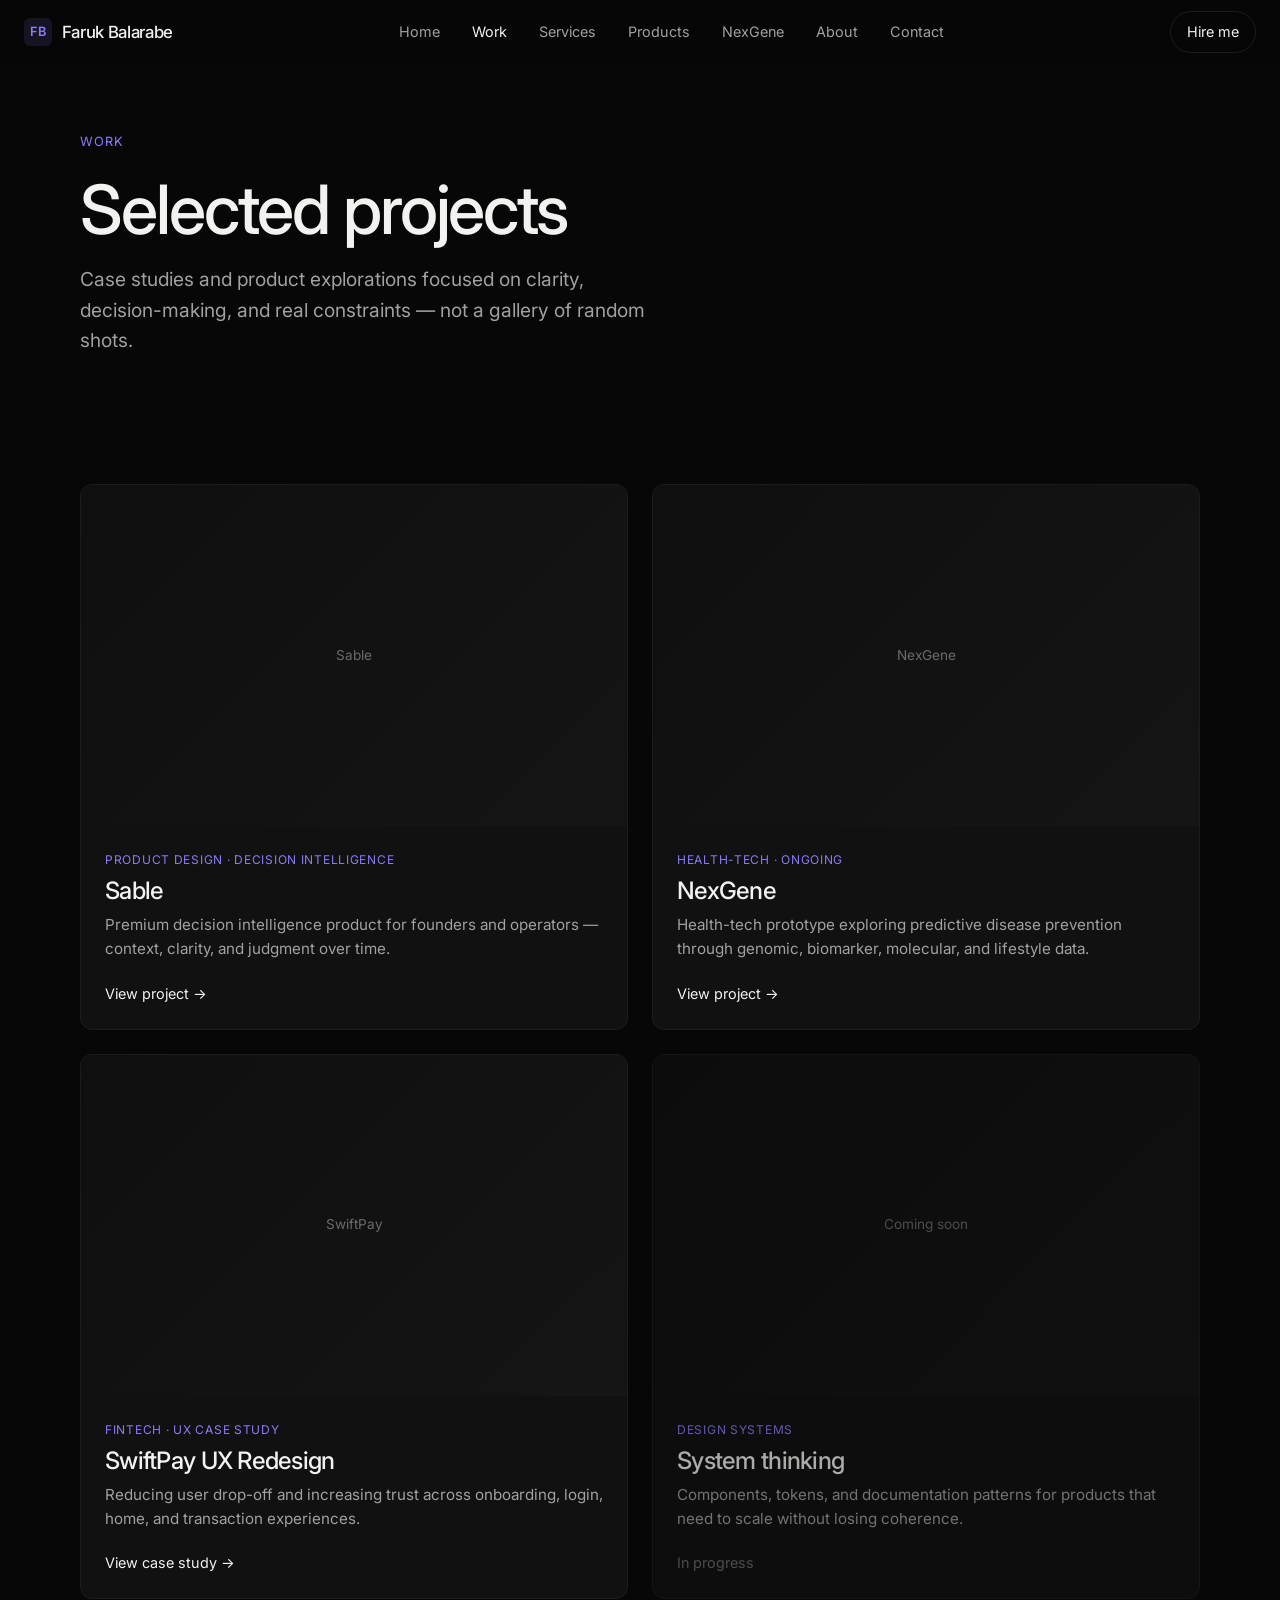
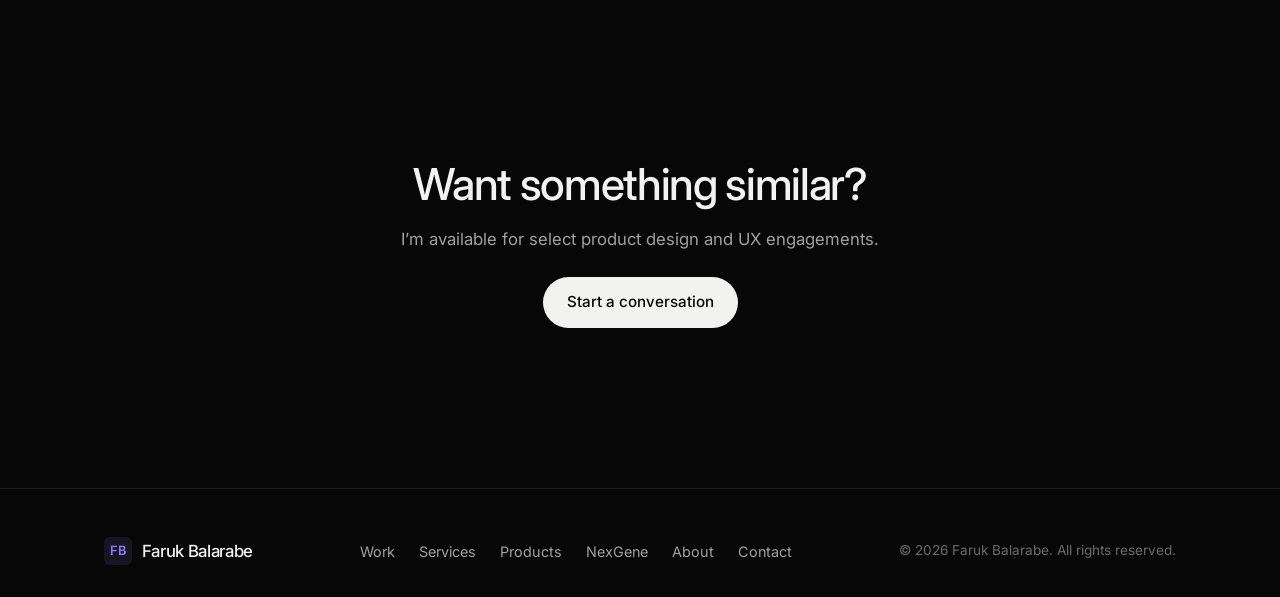
<file: work.html>
<!DOCTYPE html>
<html lang="en">
<head>
  <meta charset="UTF-8" />
  <meta name="viewport" content="width=device-width, initial-scale=1.0" />
  <title>Work — Faruk Balarabe</title>
  <meta name="description" content="Selected UI/UX and product design work by Faruk Balarabe — case studies in health-tech, fintech, and product design." />
  <meta name="theme-color" content="#070707" />
  <link rel="preconnect" href="https://fonts.googleapis.com" />
  <link rel="preconnect" href="https://fonts.gstatic.com" crossorigin />
  <link href="https://fonts.googleapis.com/css2?family=Inter:wght@400;500;600&family=JetBrains+Mono:wght@400;500&display=swap" rel="stylesheet" />
  <link rel="stylesheet" href="css/styles.css" />
</head>
<body>
  <header class="nav">
    <div class="nav-inner">
      <a href="index.html" class="logo">
        <span class="logo-mark">FB</span>
        Faruk Balarabe
      </a>
      <nav class="nav-links">
        <a href="index.html">Home</a>
        <a href="work.html" class="active">Work</a>
        <a href="services.html">Services</a>
        <a href="products.html">Products</a>
        <a href="nexgene.html">NexGene</a>
        <a href="about.html">About</a>
        <a href="contact.html">Contact</a>
      </nav>
      <a href="contact.html" class="nav-cta">Hire me</a>
      <button class="nav-toggle" aria-label="Menu"><span></span><span></span></button>
    </div>
  </header>

  <main>
    <section class="page-hero container">
      <div class="fade-up">
        <span class="label" style="color:var(--accent); font-size:0.8rem; text-transform:uppercase; letter-spacing:0.08em;">Work</span>
        <h1 class="mt-2">Selected projects</h1>
        <p class="lead mt-2">
          Case studies and product explorations focused on clarity, decision-making, and real constraints — not a gallery of random shots.
        </p>
      </div>
    </section>

    <section class="section-sm container">
      <div class="grid-2">
        <a href="projects/sable.html" class="card card-project fade-up">
          <div class="thumb">
            <div class="thumb-placeholder">Sable</div>
          </div>
          <div class="body">
            <span class="tag">Product Design · Decision Intelligence</span>
            <h3>Sable</h3>
            <p>Premium decision intelligence product for founders and operators — context, clarity, and judgment over time.</p>
            <span class="link">View project →</span>
          </div>
        </a>

        <a href="projects/nexgene.html" class="card card-project fade-up">
          <div class="thumb">
            <div class="thumb-placeholder">NexGene</div>
          </div>
          <div class="body">
            <span class="tag">Health-Tech · Ongoing</span>
            <h3>NexGene</h3>
            <p>Health-tech prototype exploring predictive disease prevention through genomic, biomarker, molecular, and lifestyle data.</p>
            <span class="link">View project →</span>
          </div>
        </a>

        <a href="projects/swiftpay.html" class="card card-project fade-up">
          <div class="thumb">
            <div class="thumb-placeholder">SwiftPay</div>
          </div>
          <div class="body">
            <span class="tag">Fintech · UX Case Study</span>
            <h3>SwiftPay UX Redesign</h3>
            <p>Reducing user drop-off and increasing trust across onboarding, login, home, and transaction experiences.</p>
            <span class="link">View case study →</span>
          </div>
        </a>

        <div class="card card-project fade-up" style="opacity:0.7;">
          <div class="thumb">
            <div class="thumb-placeholder">Coming soon</div>
          </div>
          <div class="body">
            <span class="tag">Design Systems</span>
            <h3>System thinking</h3>
            <p>Components, tokens, and documentation patterns for products that need to scale without losing coherence.</p>
            <span class="link" style="color:var(--text-muted);">In progress</span>
          </div>
        </div>
      </div>
    </section>

    <section class="section container">
      <div class="fade-up" style="text-align:center; max-width:480px; margin:0 auto;">
        <h2>Want something similar?</h2>
        <p class="mt-2">I’m available for select product design and UX engagements.</p>
        <a href="contact.html" class="btn btn-primary mt-3">Start a conversation</a>
      </div>
    </section>
  </main>

  <footer class="footer">
    <div class="container footer-inner">
      <div class="logo"><span class="logo-mark">FB</span> Faruk Balarabe</div>
      <div class="footer-links">
        <a href="work.html">Work</a>
        <a href="services.html">Services</a>
        <a href="products.html">Products</a>
        <a href="nexgene.html">NexGene</a>
        <a href="about.html">About</a>
        <a href="contact.html">Contact</a>
      </div>
      <p class="footer-copy">© 2026 Faruk Balarabe. All rights reserved.</p>
    </div>
  </footer>
  <script src="js/main.js"></script>
</body>
</html>
</file>
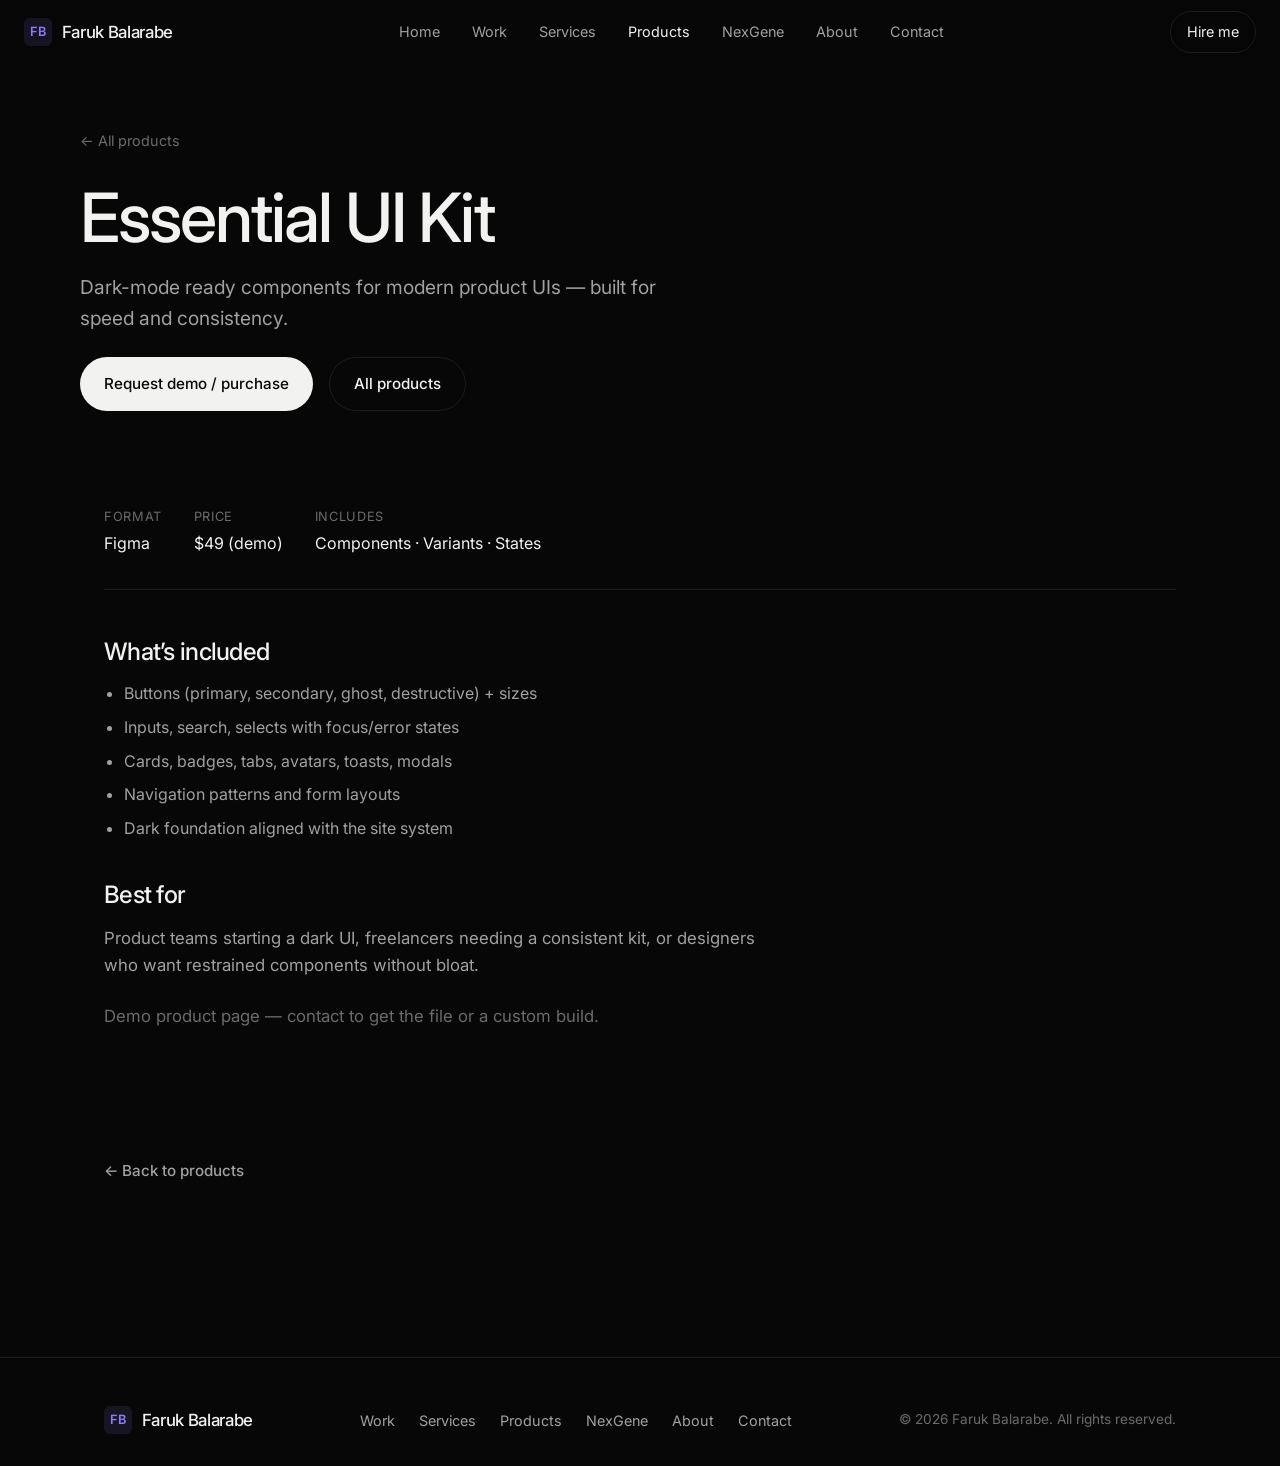
<file: products/essential-ui-kit.html>
<!DOCTYPE html>
<html lang="en">
<head>
  <meta charset="UTF-8" />
  <meta name="viewport" content="width=device-width, initial-scale=1.0" />
  <title>Essential UI Kit — Faruk Balarabe</title>
  <meta name="theme-color" content="#070707" />
  <link rel="preconnect" href="https://fonts.googleapis.com" />
  <link rel="preconnect" href="https://fonts.gstatic.com" crossorigin />
  <link href="https://fonts.googleapis.com/css2?family=Inter:wght@400;500;600&family=JetBrains+Mono:wght@400;500&display=swap" rel="stylesheet" />
  <link rel="stylesheet" href="../css/styles.css" />
</head>
<body>
  <header class="nav">
    <div class="nav-inner">
      <a href="../index.html" class="logo"><span class="logo-mark">FB</span> Faruk Balarabe</a>
      <nav class="nav-links">
        <a href="../index.html">Home</a>
        <a href="../work.html">Work</a>
        <a href="../services.html">Services</a>
        <a href="../products.html" class="active">Products</a>
        <a href="../nexgene.html">NexGene</a>
        <a href="../about.html">About</a>
        <a href="../contact.html">Contact</a>
      </nav>
      <a href="../contact.html" class="nav-cta">Hire me</a>
      <button class="nav-toggle" aria-label="Menu"><span></span><span></span></button>
    </div>
  </header>
  <main>
    <section class="page-hero container">
      <div class="fade-up">
        <a href="../products.html" style="font-size:0.9rem; color:var(--text-muted);">← All products</a>
        <h1 class="mt-3">Essential UI Kit</h1>
        <p class="lead mt-2">Dark-mode ready components for modern product UIs — built for speed and consistency.</p>
        <div class="hero-actions" style="margin-top:1.5rem;">
          <a href="../contact.html" class="btn btn-primary">Request demo / purchase</a>
          <a href="../products.html" class="btn btn-secondary">All products</a>
        </div>
      </div>
    </section>
    <section class="container">
      <div class="case-meta fade-up">
        <div><span>Format</span><span>Figma</span></div>
        <div><span>Price</span><span>$49 (demo)</span></div>
        <div><span>Includes</span><span>Components · Variants · States</span></div>
      </div>
      <div class="case-content fade-up">
        <h2>What’s included</h2>
        <ul>
          <li>Buttons (primary, secondary, ghost, destructive) + sizes</li>
          <li>Inputs, search, selects with focus/error states</li>
          <li>Cards, badges, tabs, avatars, toasts, modals</li>
          <li>Navigation patterns and form layouts</li>
          <li>Dark foundation aligned with the site system</li>
        </ul>
        <h2>Best for</h2>
        <p>Product teams starting a dark UI, freelancers needing a consistent kit, or designers who want restrained components without bloat.</p>
        <p style="color:var(--text-muted); margin-top:1.5rem;">Demo product page — contact to get the file or a custom build.</p>
      </div>
    </section>
    <section class="section container">
      <a href="../products.html" class="btn btn-ghost fade-up">← Back to products</a>
    </section>
  </main>
  <footer class="footer">
    <div class="container footer-inner">
      <div class="logo"><span class="logo-mark">FB</span> Faruk Balarabe</div>
      <div class="footer-links">
        <a href="../work.html">Work</a>
        <a href="../services.html">Services</a>
        <a href="../products.html">Products</a>
        <a href="../nexgene.html">NexGene</a>
        <a href="../about.html">About</a>
        <a href="../contact.html">Contact</a>
      </div>
      <p class="footer-copy">© 2026 Faruk Balarabe. All rights reserved.</p>
    </div>
  </footer>
  <script src="../js/main.js"></script>
</body>
</html>
</file>
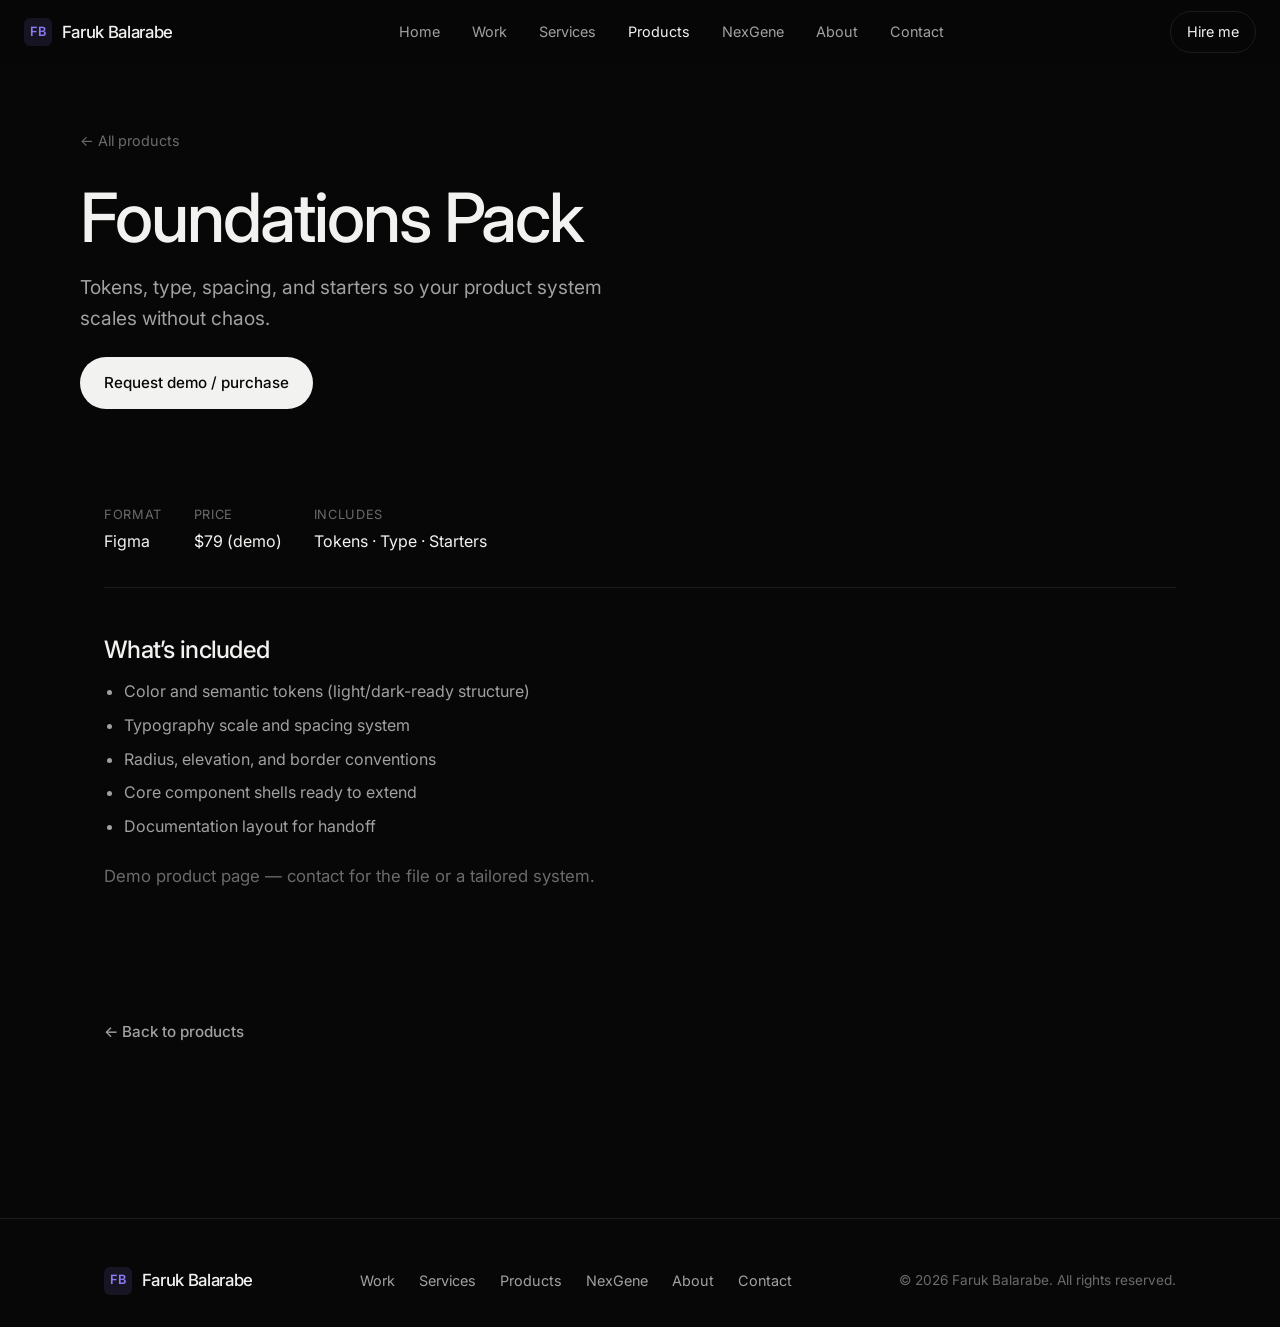
<file: products/foundations-pack.html>
<!DOCTYPE html>
<html lang="en">
<head>
  <meta charset="UTF-8" />
  <meta name="viewport" content="width=device-width, initial-scale=1.0" />
  <title>Foundations Pack — Faruk Balarabe</title>
  <meta name="theme-color" content="#070707" />
  <link rel="preconnect" href="https://fonts.googleapis.com" />
  <link rel="preconnect" href="https://fonts.gstatic.com" crossorigin />
  <link href="https://fonts.googleapis.com/css2?family=Inter:wght@400;500;600&family=JetBrains+Mono:wght@400;500&display=swap" rel="stylesheet" />
  <link rel="stylesheet" href="../css/styles.css" />
</head>
<body>
  <header class="nav">
    <div class="nav-inner">
      <a href="../index.html" class="logo"><span class="logo-mark">FB</span> Faruk Balarabe</a>
      <nav class="nav-links">
        <a href="../index.html">Home</a>
        <a href="../work.html">Work</a>
        <a href="../services.html">Services</a>
        <a href="../products.html" class="active">Products</a>
        <a href="../nexgene.html">NexGene</a>
        <a href="../about.html">About</a>
        <a href="../contact.html">Contact</a>
      </nav>
      <a href="../contact.html" class="nav-cta">Hire me</a>
      <button class="nav-toggle" aria-label="Menu"><span></span><span></span></button>
    </div>
  </header>
  <main>
    <section class="page-hero container">
      <div class="fade-up">
        <a href="../products.html" style="font-size:0.9rem; color:var(--text-muted);">← All products</a>
        <h1 class="mt-3">Foundations Pack</h1>
        <p class="lead mt-2">Tokens, type, spacing, and starters so your product system scales without chaos.</p>
        <div class="hero-actions" style="margin-top:1.5rem;">
          <a href="../contact.html" class="btn btn-primary">Request demo / purchase</a>
        </div>
      </div>
    </section>
    <section class="container">
      <div class="case-meta fade-up">
        <div><span>Format</span><span>Figma</span></div>
        <div><span>Price</span><span>$79 (demo)</span></div>
        <div><span>Includes</span><span>Tokens · Type · Starters</span></div>
      </div>
      <div class="case-content fade-up">
        <h2>What’s included</h2>
        <ul>
          <li>Color and semantic tokens (light/dark-ready structure)</li>
          <li>Typography scale and spacing system</li>
          <li>Radius, elevation, and border conventions</li>
          <li>Core component shells ready to extend</li>
          <li>Documentation layout for handoff</li>
        </ul>
        <p style="color:var(--text-muted); margin-top:1.5rem;">Demo product page — contact for the file or a tailored system.</p>
      </div>
    </section>
    <section class="section container">
      <a href="../products.html" class="btn btn-ghost fade-up">← Back to products</a>
    </section>
  </main>
  <footer class="footer">
    <div class="container footer-inner">
      <div class="logo"><span class="logo-mark">FB</span> Faruk Balarabe</div>
      <div class="footer-links">
        <a href="../work.html">Work</a>
        <a href="../services.html">Services</a>
        <a href="../products.html">Products</a>
        <a href="../nexgene.html">NexGene</a>
        <a href="../about.html">About</a>
        <a href="../contact.html">Contact</a>
      </div>
      <p class="footer-copy">© 2026 Faruk Balarabe. All rights reserved.</p>
    </div>
  </footer>
  <script src="../js/main.js"></script>
</body>
</html>
</file>
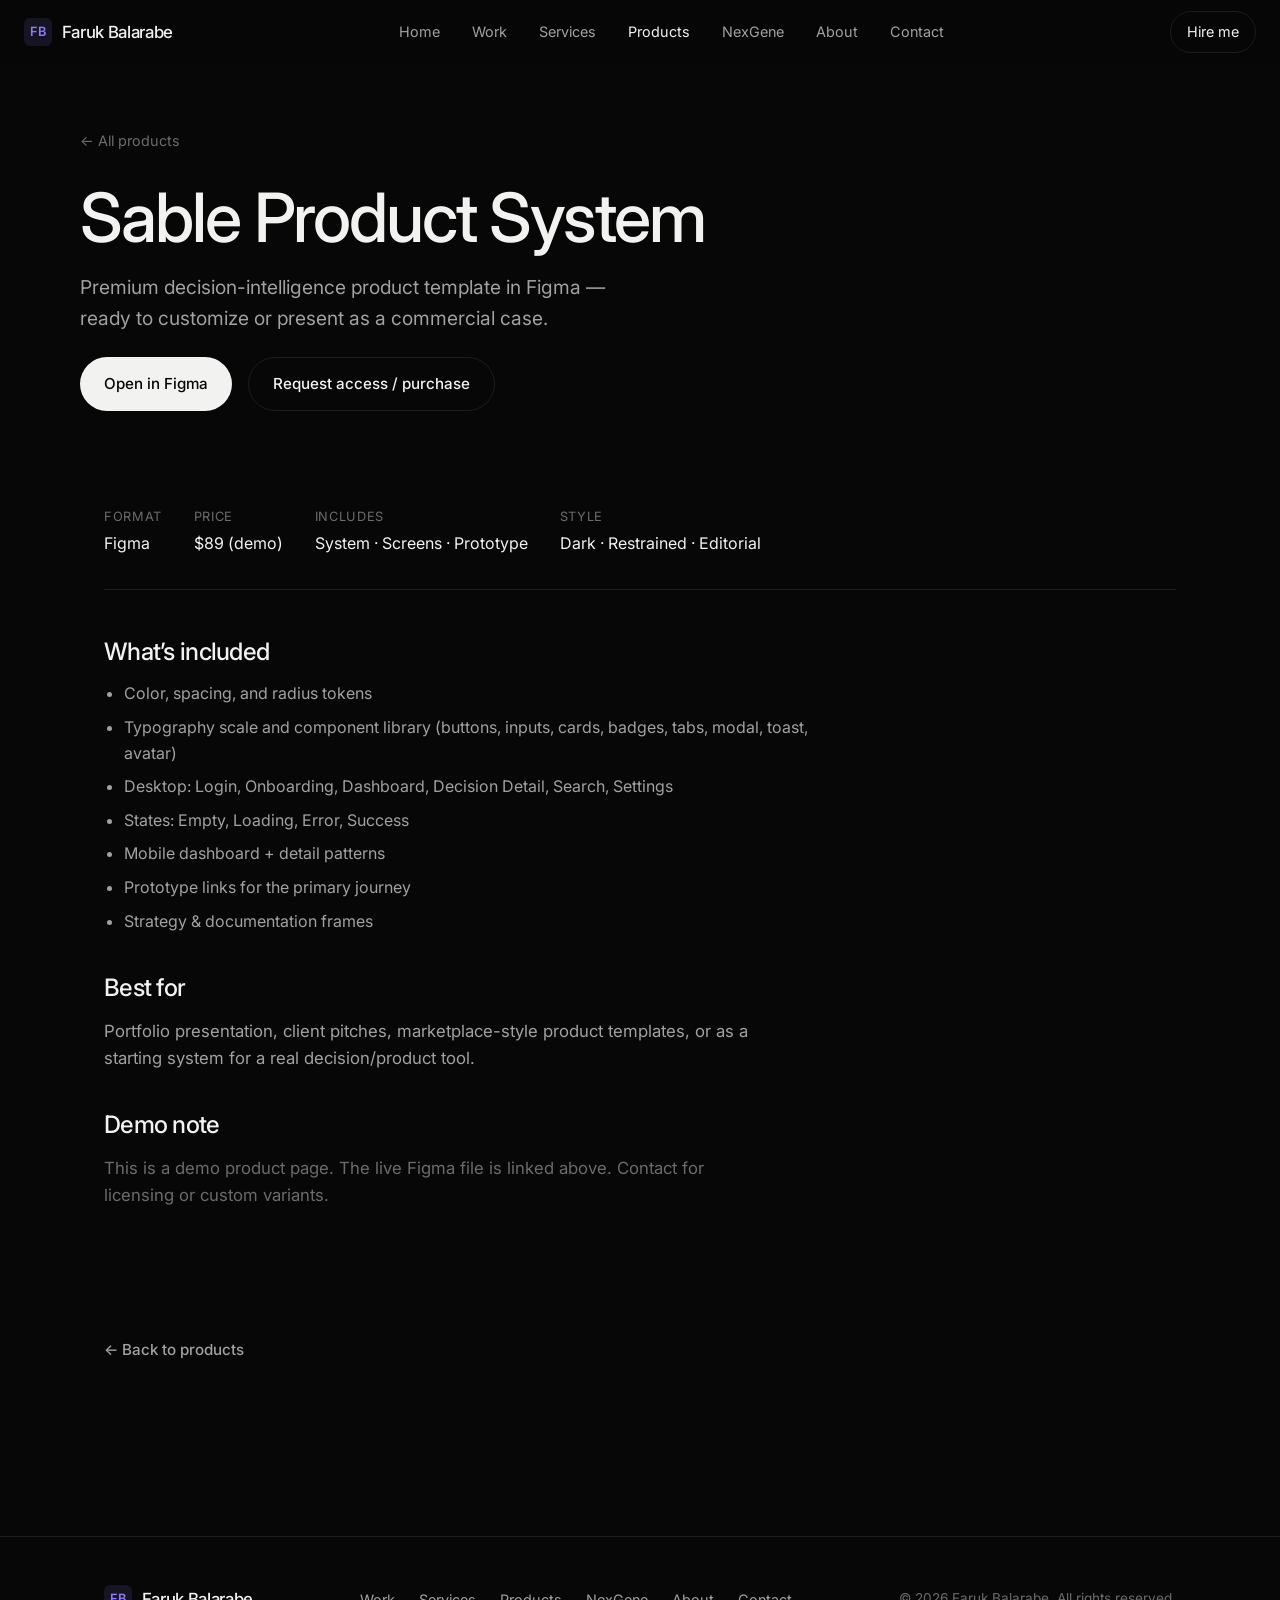
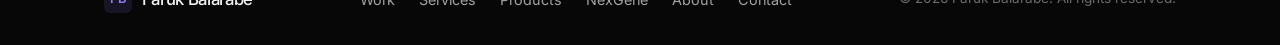
<file: products/sable-system.html>
<!DOCTYPE html>
<html lang="en">
<head>
  <meta charset="UTF-8" />
  <meta name="viewport" content="width=device-width, initial-scale=1.0" />
  <title>Sable Product System — Faruk Balarabe</title>
  <meta name="description" content="Sable decision intelligence Figma product system — tokens, components, screens, prototype." />
  <meta name="theme-color" content="#070707" />
  <link rel="preconnect" href="https://fonts.googleapis.com" />
  <link rel="preconnect" href="https://fonts.gstatic.com" crossorigin />
  <link href="https://fonts.googleapis.com/css2?family=Inter:wght@400;500;600&family=JetBrains+Mono:wght@400;500&display=swap" rel="stylesheet" />
  <link rel="stylesheet" href="../css/styles.css" />
</head>
<body>
  <header class="nav">
    <div class="nav-inner">
      <a href="../index.html" class="logo"><span class="logo-mark">FB</span> Faruk Balarabe</a>
      <nav class="nav-links">
        <a href="../index.html">Home</a>
        <a href="../work.html">Work</a>
        <a href="../services.html">Services</a>
        <a href="../products.html" class="active">Products</a>
        <a href="../nexgene.html">NexGene</a>
        <a href="../about.html">About</a>
        <a href="../contact.html">Contact</a>
      </nav>
      <a href="../contact.html" class="nav-cta">Hire me</a>
      <button class="nav-toggle" aria-label="Menu"><span></span><span></span></button>
    </div>
  </header>
  <main>
    <section class="page-hero container">
      <div class="fade-up">
        <a href="../products.html" style="font-size:0.9rem; color:var(--text-muted);">← All products</a>
        <h1 class="mt-3">Sable Product System</h1>
        <p class="lead mt-2">Premium decision-intelligence product template in Figma — ready to customize or present as a commercial case.</p>
        <div class="hero-actions" style="margin-top:1.5rem;">
          <a href="https://www.figma.com/design/GH77tK2gaNsDrwoO0tsHh9" class="btn btn-primary" target="_blank" rel="noopener">Open in Figma</a>
          <a href="../contact.html" class="btn btn-secondary">Request access / purchase</a>
        </div>
      </div>
    </section>
    <section class="container">
      <div class="case-meta fade-up">
        <div><span>Format</span><span>Figma</span></div>
        <div><span>Price</span><span>$89 (demo)</span></div>
        <div><span>Includes</span><span>System · Screens · Prototype</span></div>
        <div><span>Style</span><span>Dark · Restrained · Editorial</span></div>
      </div>
      <div class="case-content fade-up">
        <h2>What’s included</h2>
        <ul>
          <li>Color, spacing, and radius tokens</li>
          <li>Typography scale and component library (buttons, inputs, cards, badges, tabs, modal, toast, avatar)</li>
          <li>Desktop: Login, Onboarding, Dashboard, Decision Detail, Search, Settings</li>
          <li>States: Empty, Loading, Error, Success</li>
          <li>Mobile dashboard + detail patterns</li>
          <li>Prototype links for the primary journey</li>
          <li>Strategy & documentation frames</li>
        </ul>
        <h2>Best for</h2>
        <p>Portfolio presentation, client pitches, marketplace-style product templates, or as a starting system for a real decision/product tool.</p>
        <h2>Demo note</h2>
        <p style="color:var(--text-muted);">This is a demo product page. The live Figma file is linked above. Contact for licensing or custom variants.</p>
      </div>
    </section>
    <section class="section container">
      <a href="../products.html" class="btn btn-ghost fade-up">← Back to products</a>
    </section>
  </main>
  <footer class="footer">
    <div class="container footer-inner">
      <div class="logo"><span class="logo-mark">FB</span> Faruk Balarabe</div>
      <div class="footer-links">
        <a href="../work.html">Work</a>
        <a href="../services.html">Services</a>
        <a href="../products.html">Products</a>
        <a href="../nexgene.html">NexGene</a>
        <a href="../about.html">About</a>
        <a href="../contact.html">Contact</a>
      </div>
      <p class="footer-copy">© 2026 Faruk Balarabe. All rights reserved.</p>
    </div>
  </footer>
  <script src="../js/main.js"></script>
</body>
</html>
</file>
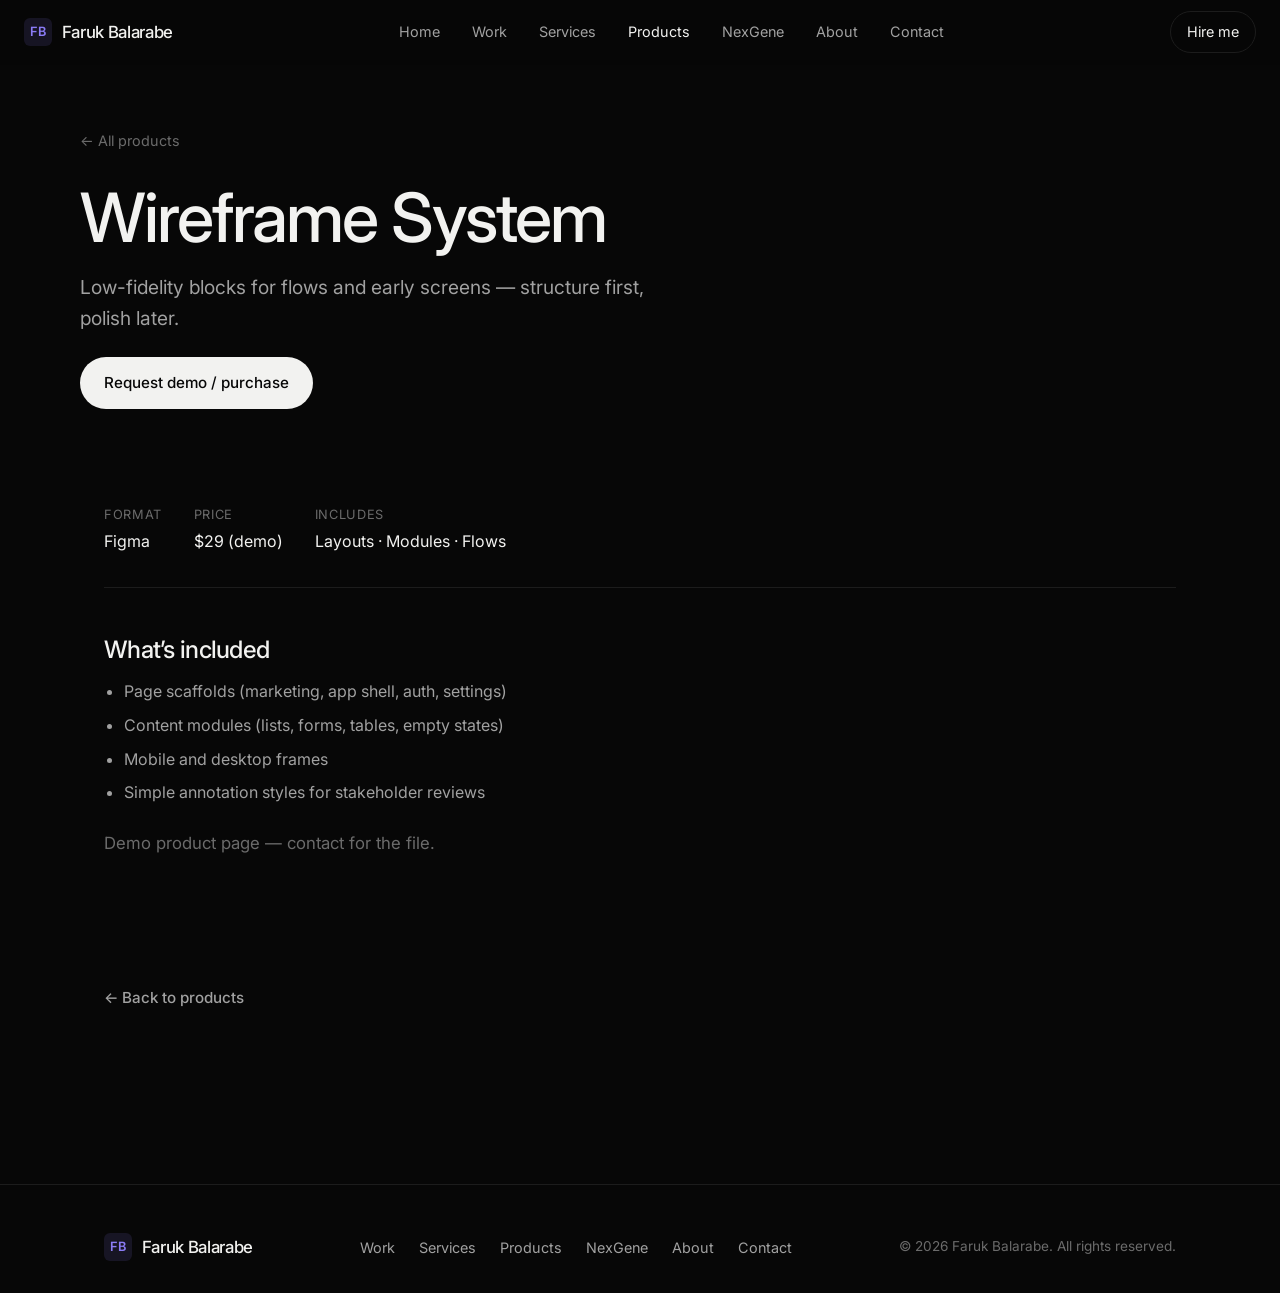
<file: products/wireframe-system.html>
<!DOCTYPE html>
<html lang="en">
<head>
  <meta charset="UTF-8" />
  <meta name="viewport" content="width=device-width, initial-scale=1.0" />
  <title>Wireframe System — Faruk Balarabe</title>
  <meta name="theme-color" content="#070707" />
  <link rel="preconnect" href="https://fonts.googleapis.com" />
  <link rel="preconnect" href="https://fonts.gstatic.com" crossorigin />
  <link href="https://fonts.googleapis.com/css2?family=Inter:wght@400;500;600&family=JetBrains+Mono:wght@400;500&display=swap" rel="stylesheet" />
  <link rel="stylesheet" href="../css/styles.css" />
</head>
<body>
  <header class="nav">
    <div class="nav-inner">
      <a href="../index.html" class="logo"><span class="logo-mark">FB</span> Faruk Balarabe</a>
      <nav class="nav-links">
        <a href="../index.html">Home</a>
        <a href="../work.html">Work</a>
        <a href="../services.html">Services</a>
        <a href="../products.html" class="active">Products</a>
        <a href="../nexgene.html">NexGene</a>
        <a href="../about.html">About</a>
        <a href="../contact.html">Contact</a>
      </nav>
      <a href="../contact.html" class="nav-cta">Hire me</a>
      <button class="nav-toggle" aria-label="Menu"><span></span><span></span></button>
    </div>
  </header>
  <main>
    <section class="page-hero container">
      <div class="fade-up">
        <a href="../products.html" style="font-size:0.9rem; color:var(--text-muted);">← All products</a>
        <h1 class="mt-3">Wireframe System</h1>
        <p class="lead mt-2">Low-fidelity blocks for flows and early screens — structure first, polish later.</p>
        <div class="hero-actions" style="margin-top:1.5rem;">
          <a href="../contact.html" class="btn btn-primary">Request demo / purchase</a>
        </div>
      </div>
    </section>
    <section class="container">
      <div class="case-meta fade-up">
        <div><span>Format</span><span>Figma</span></div>
        <div><span>Price</span><span>$29 (demo)</span></div>
        <div><span>Includes</span><span>Layouts · Modules · Flows</span></div>
      </div>
      <div class="case-content fade-up">
        <h2>What’s included</h2>
        <ul>
          <li>Page scaffolds (marketing, app shell, auth, settings)</li>
          <li>Content modules (lists, forms, tables, empty states)</li>
          <li>Mobile and desktop frames</li>
          <li>Simple annotation styles for stakeholder reviews</li>
        </ul>
        <p style="color:var(--text-muted); margin-top:1.5rem;">Demo product page — contact for the file.</p>
      </div>
    </section>
    <section class="section container">
      <a href="../products.html" class="btn btn-ghost fade-up">← Back to products</a>
    </section>
  </main>
  <footer class="footer">
    <div class="container footer-inner">
      <div class="logo"><span class="logo-mark">FB</span> Faruk Balarabe</div>
      <div class="footer-links">
        <a href="../work.html">Work</a>
        <a href="../services.html">Services</a>
        <a href="../products.html">Products</a>
        <a href="../nexgene.html">NexGene</a>
        <a href="../about.html">About</a>
        <a href="../contact.html">Contact</a>
      </div>
      <p class="footer-copy">© 2026 Faruk Balarabe. All rights reserved.</p>
    </div>
  </footer>
  <script src="../js/main.js"></script>
</body>
</html>
</file>
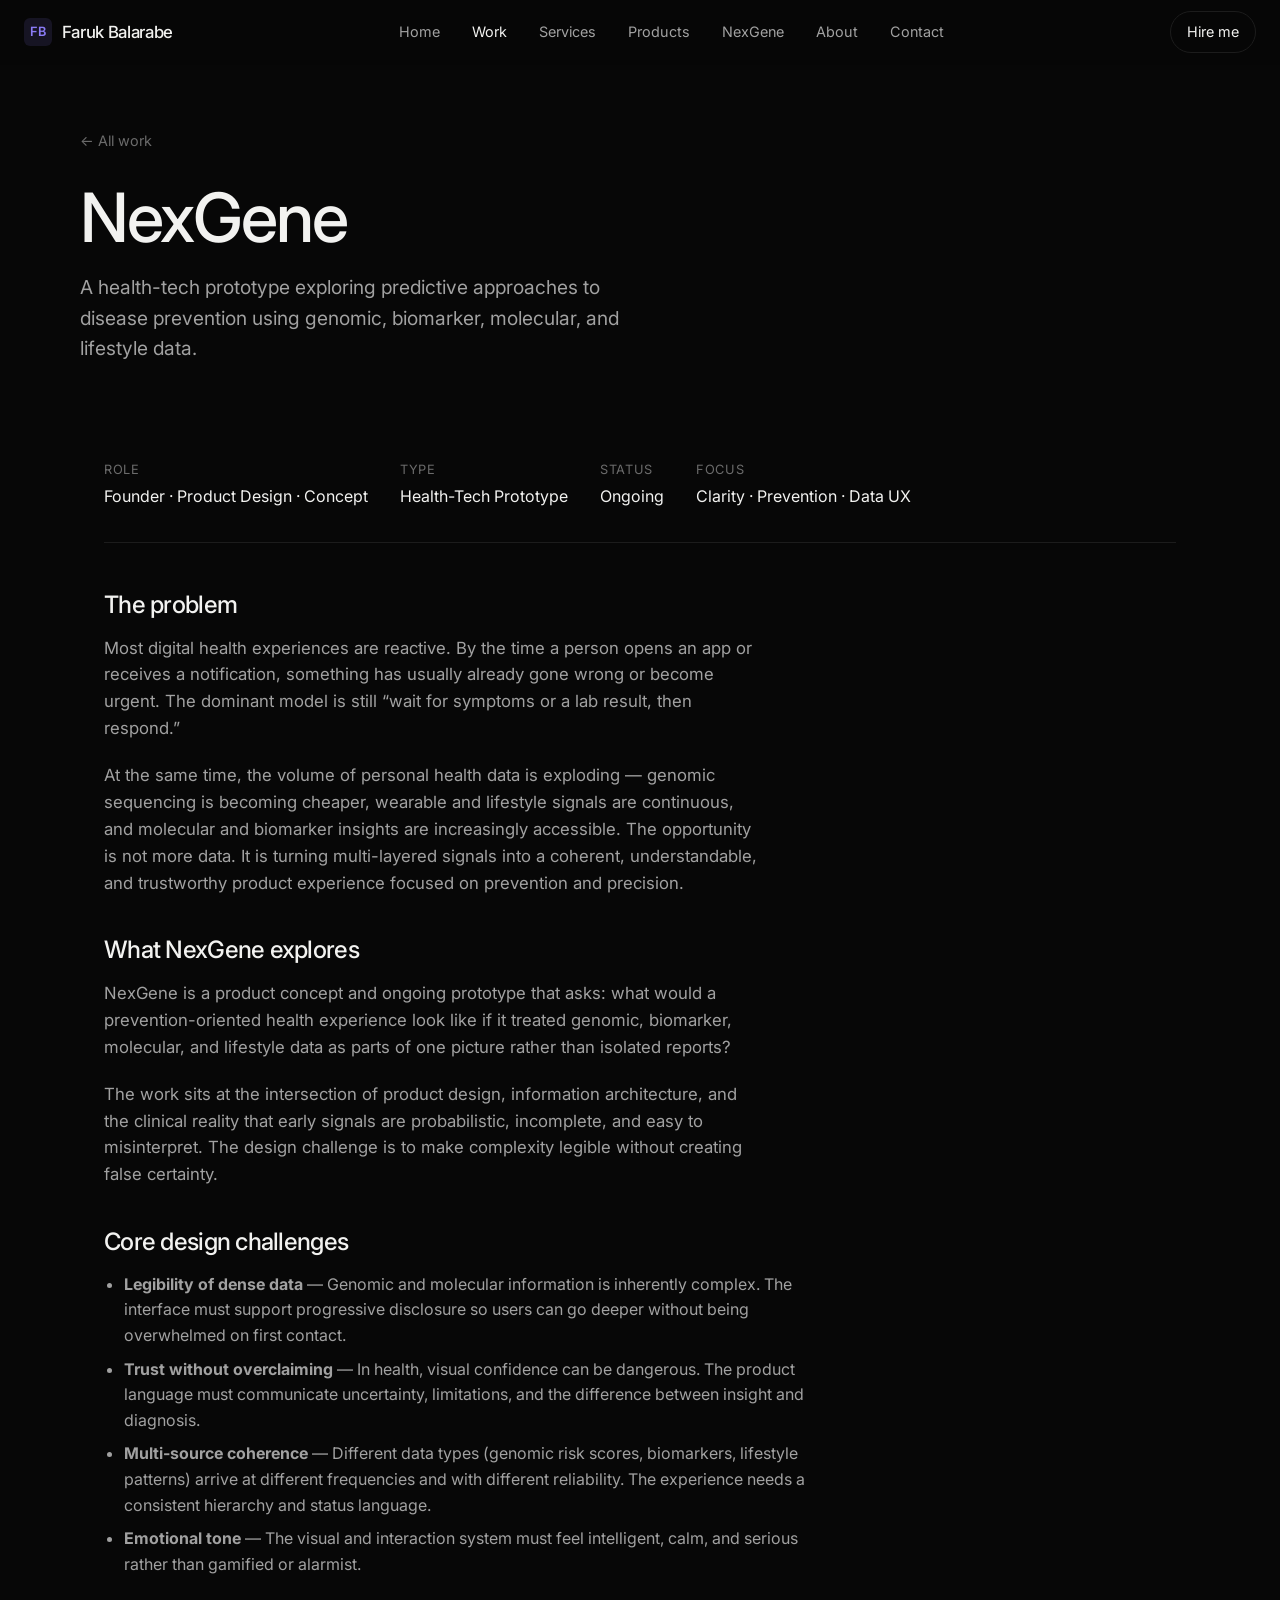
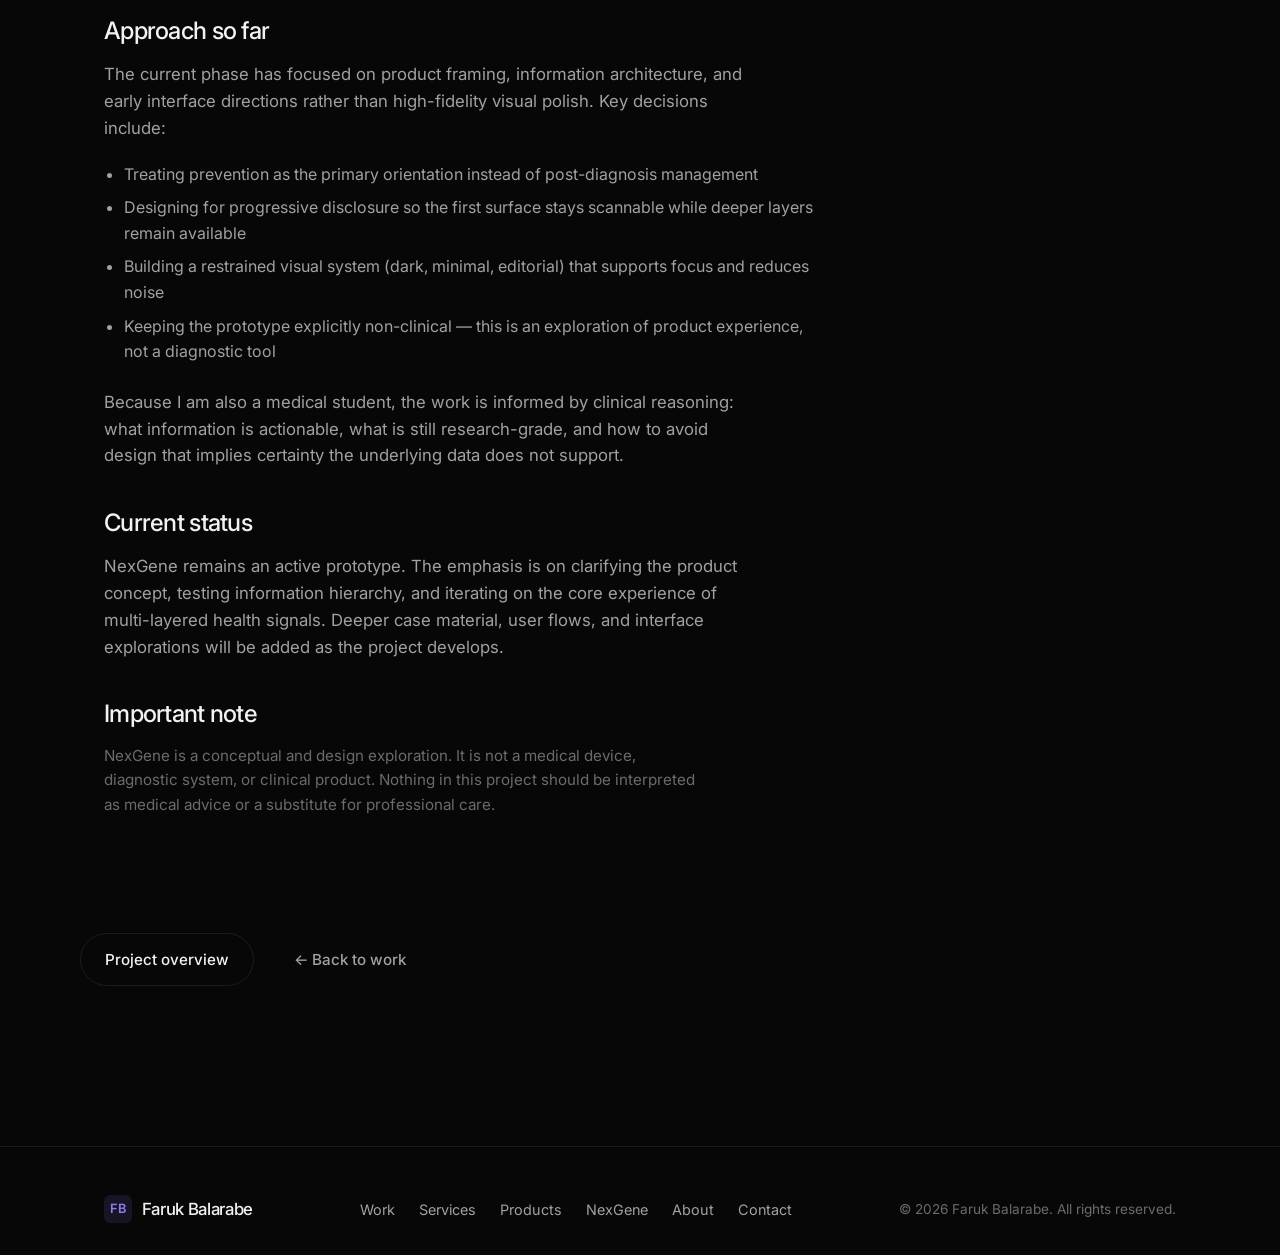
<file: projects/nexgene.html>
<!DOCTYPE html>
<html lang="en">
<head>
  <meta charset="UTF-8" />
  <meta name="viewport" content="width=device-width, initial-scale=1.0" />
  <title>NexGene Case — Faruk Balarabe</title>
  <meta name="description" content="NexGene health-tech prototype case study by Faruk Balarabe — predictive disease prevention through multi-layered data." />
  <meta name="theme-color" content="#070707" />
  <link rel="preconnect" href="https://fonts.googleapis.com" />
  <link rel="preconnect" href="https://fonts.gstatic.com" crossorigin />
  <link href="https://fonts.googleapis.com/css2?family=Inter:wght@400;500;600&family=JetBrains+Mono:wght@400;500&display=swap" rel="stylesheet" />
  <link rel="stylesheet" href="../css/styles.css" />
</head>
<body>
  <header class="nav">
    <div class="nav-inner">
      <a href="../index.html" class="logo">
        <span class="logo-mark">FB</span>
        Faruk Balarabe
      </a>
      <nav class="nav-links">
        <a href="../index.html">Home</a>
        <a href="../work.html" class="active">Work</a>
        <a href="../services.html">Services</a>
        <a href="../products.html">Products</a>
        <a href="../nexgene.html">NexGene</a>
        <a href="../about.html">About</a>
        <a href="../contact.html">Contact</a>
      </nav>
      <a href="../contact.html" class="nav-cta">Hire me</a>
      <button class="nav-toggle" aria-label="Menu"><span></span><span></span></button>
    </div>
  </header>

  <main>
    <section class="page-hero container">
      <div class="fade-up">
        <a href="../work.html" style="font-size:0.9rem; color:var(--text-muted);">← All work</a>
        <h1 class="mt-3">NexGene</h1>
        <p class="lead mt-2">
          A health-tech prototype exploring predictive approaches to disease prevention 
          using genomic, biomarker, molecular, and lifestyle data.
        </p>
      </div>
    </section>

    <section class="container">
      <div class="case-meta fade-up">
        <div>
          <span>Role</span>
          <span>Founder · Product Design · Concept</span>
        </div>
        <div>
          <span>Type</span>
          <span>Health-Tech Prototype</span>
        </div>
        <div>
          <span>Status</span>
          <span>Ongoing</span>
        </div>
        <div>
          <span>Focus</span>
          <span>Clarity · Prevention · Data UX</span>
        </div>
      </div>

      <div class="case-content fade-up">
        <h2>The problem</h2>
        <p>
          Most digital health experiences are reactive. By the time a person opens an app or receives a notification, 
          something has usually already gone wrong or become urgent. The dominant model is still “wait for symptoms 
          or a lab result, then respond.”
        </p>
        <p>
          At the same time, the volume of personal health data is exploding — genomic sequencing is becoming cheaper, 
          wearable and lifestyle signals are continuous, and molecular and biomarker insights are increasingly accessible. 
          The opportunity is not more data. It is turning multi-layered signals into a coherent, understandable, 
          and trustworthy product experience focused on prevention and precision.
        </p>

        <h2>What NexGene explores</h2>
        <p>
          NexGene is a product concept and ongoing prototype that asks: what would a prevention-oriented health 
          experience look like if it treated genomic, biomarker, molecular, and lifestyle data as parts of one picture 
          rather than isolated reports?
        </p>
        <p>
          The work sits at the intersection of product design, information architecture, and the clinical reality 
          that early signals are probabilistic, incomplete, and easy to misinterpret. The design challenge is to 
          make complexity legible without creating false certainty.
        </p>

        <h2>Core design challenges</h2>
        <ul>
          <li><strong>Legibility of dense data</strong> — Genomic and molecular information is inherently complex. The interface must support progressive disclosure so users can go deeper without being overwhelmed on first contact.</li>
          <li><strong>Trust without overclaiming</strong> — In health, visual confidence can be dangerous. The product language must communicate uncertainty, limitations, and the difference between insight and diagnosis.</li>
          <li><strong>Multi-source coherence</strong> — Different data types (genomic risk scores, biomarkers, lifestyle patterns) arrive at different frequencies and with different reliability. The experience needs a consistent hierarchy and status language.</li>
          <li><strong>Emotional tone</strong> — The visual and interaction system must feel intelligent, calm, and serious rather than gamified or alarmist.</li>
        </ul>

        <h2>Approach so far</h2>
        <p>
          The current phase has focused on product framing, information architecture, and early interface directions 
          rather than high-fidelity visual polish. Key decisions include:
        </p>
        <ul>
          <li>Treating prevention as the primary orientation instead of post-diagnosis management</li>
          <li>Designing for progressive disclosure so the first surface stays scannable while deeper layers remain available</li>
          <li>Building a restrained visual system (dark, minimal, editorial) that supports focus and reduces noise</li>
          <li>Keeping the prototype explicitly non-clinical — this is an exploration of product experience, not a diagnostic tool</li>
        </ul>
        <p>
          Because I am also a medical student, the work is informed by clinical reasoning: what information is actionable, 
          what is still research-grade, and how to avoid design that implies certainty the underlying data does not support.
        </p>

        <h2>Current status</h2>
        <p>
          NexGene remains an active prototype. The emphasis is on clarifying the product concept, testing information 
          hierarchy, and iterating on the core experience of multi-layered health signals. Deeper case material, 
          user flows, and interface explorations will be added as the project develops.
        </p>

        <h2>Important note</h2>
        <p style="color:var(--text-muted); font-size:0.95rem;">
          NexGene is a conceptual and design exploration. It is not a medical device, diagnostic system, 
          or clinical product. Nothing in this project should be interpreted as medical advice or a substitute 
          for professional care.
        </p>
      </div>
    </section>

    <section class="section container">
      <div class="fade-up" style="display:flex; gap:1rem; flex-wrap:wrap;">
        <a href="../nexgene.html" class="btn btn-secondary">Project overview</a>
        <a href="../work.html" class="btn btn-ghost">← Back to work</a>
      </div>
    </section>
  </main>

  <footer class="footer">
    <div class="container footer-inner">
      <div class="logo"><span class="logo-mark">FB</span> Faruk Balarabe</div>
      <div class="footer-links">
        <a href="../work.html">Work</a>
        <a href="../services.html">Services</a>
        <a href="../products.html">Products</a>
        <a href="../nexgene.html">NexGene</a>
        <a href="../about.html">About</a>
        <a href="../contact.html">Contact</a>
      </div>
      <p class="footer-copy">© 2026 Faruk Balarabe. All rights reserved.</p>
    </div>
  </footer>
  <script src="../js/main.js"></script>
</body>
</html>
</file>
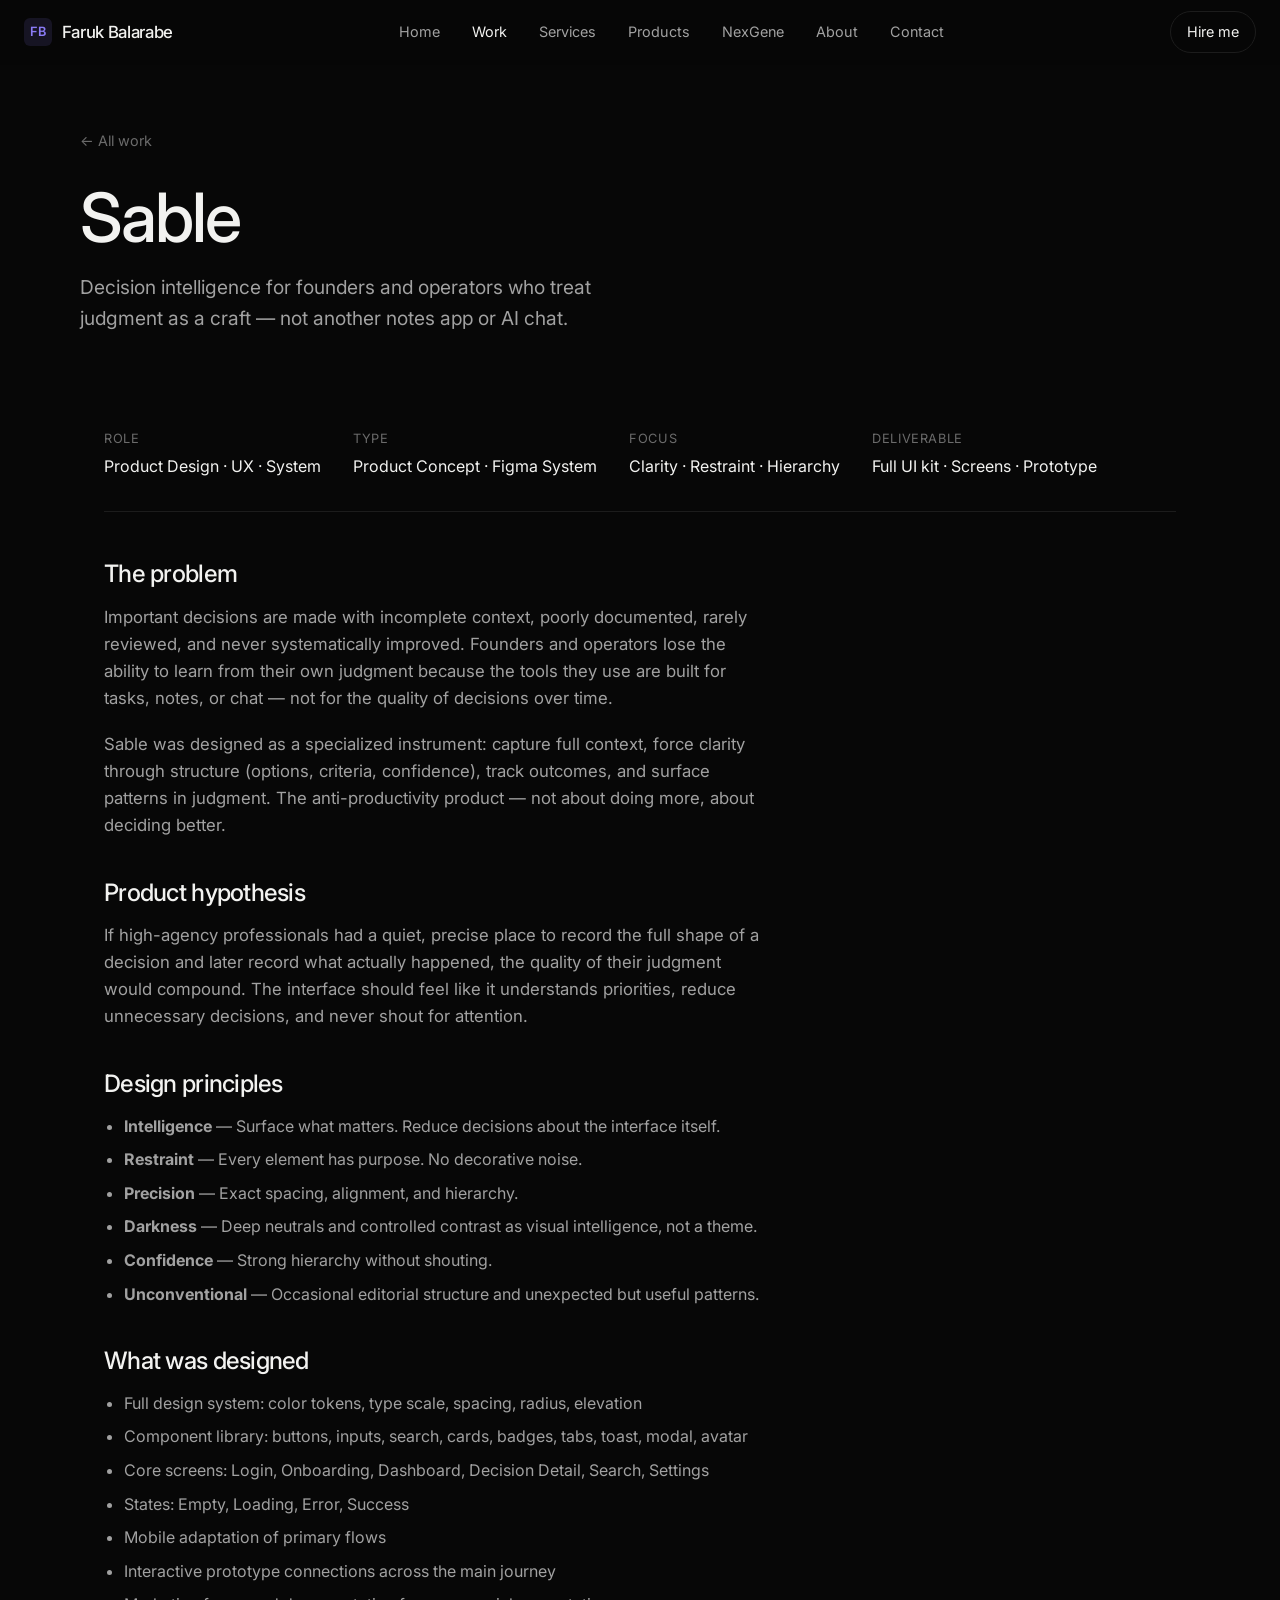
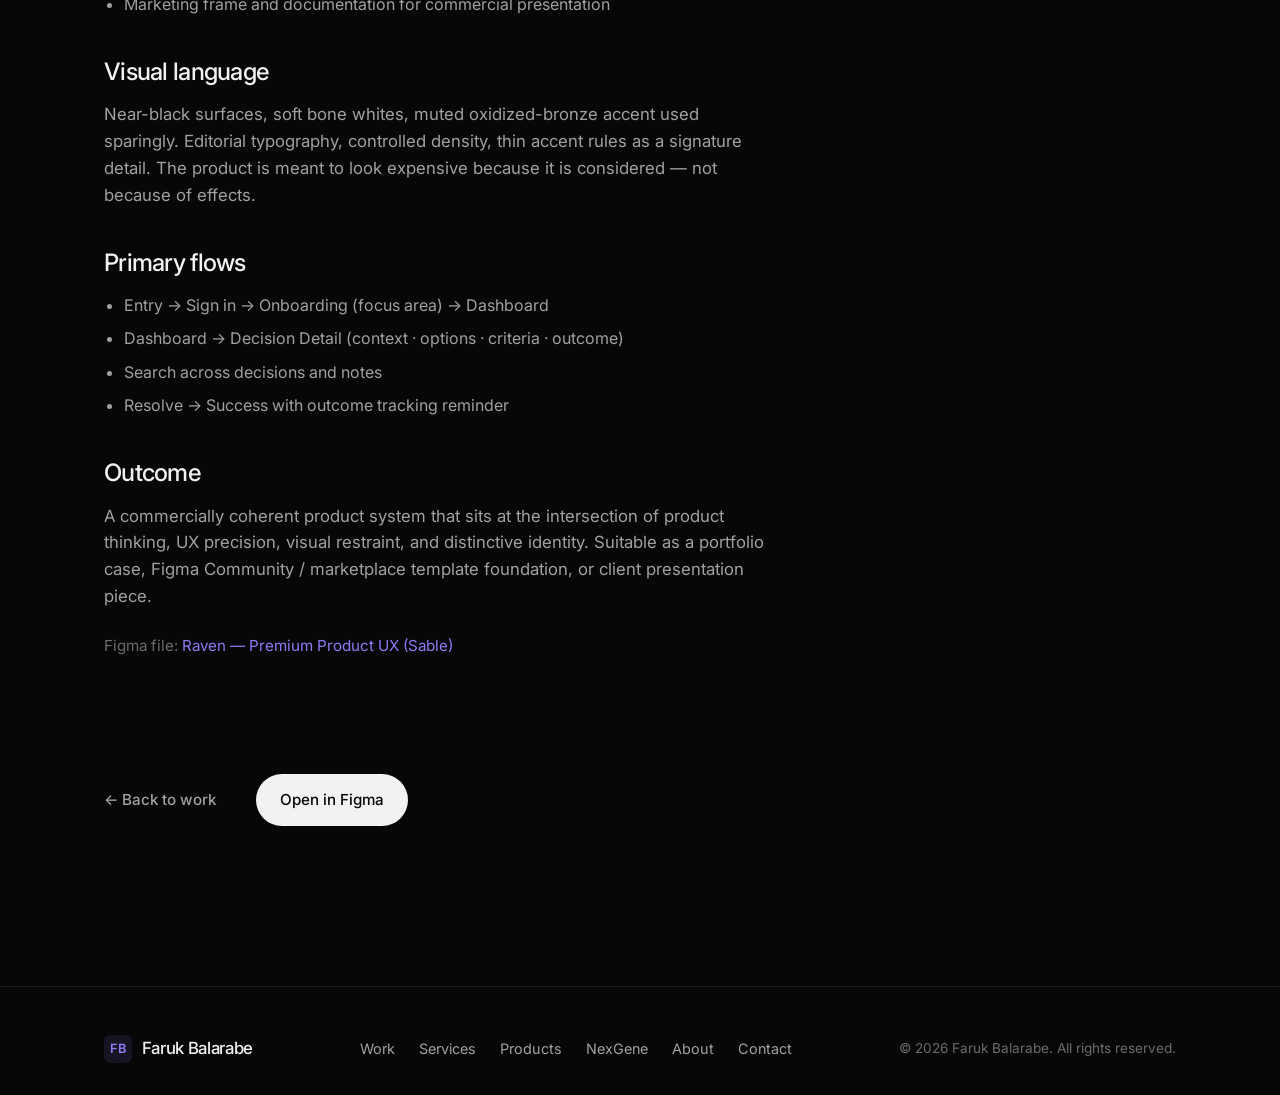
<file: projects/sable.html>
<!DOCTYPE html>
<html lang="en">
<head>
  <meta charset="UTF-8" />
  <meta name="viewport" content="width=device-width, initial-scale=1.0" />
  <title>Sable — Decision Intelligence — Faruk Balarabe</title>
  <meta name="description" content="Sable: a premium decision intelligence product for founders and operators. Capture context, force clarity, track judgment over time." />
  <meta name="theme-color" content="#070707" />
  <link rel="preconnect" href="https://fonts.googleapis.com" />
  <link rel="preconnect" href="https://fonts.gstatic.com" crossorigin />
  <link href="https://fonts.googleapis.com/css2?family=Inter:wght@400;500;600&family=JetBrains+Mono:wght@400;500&display=swap" rel="stylesheet" />
  <link rel="stylesheet" href="../css/styles.css" />
</head>
<body>
  <header class="nav">
    <div class="nav-inner">
      <a href="../index.html" class="logo">
        <span class="logo-mark">FB</span>
        Faruk Balarabe
      </a>
      <nav class="nav-links">
        <a href="../index.html">Home</a>
        <a href="../work.html" class="active">Work</a>
        <a href="../services.html">Services</a>
        <a href="../products.html">Products</a>
        <a href="../nexgene.html">NexGene</a>
        <a href="../about.html">About</a>
        <a href="../contact.html">Contact</a>
      </nav>
      <a href="../contact.html" class="nav-cta">Hire me</a>
      <button class="nav-toggle" aria-label="Menu"><span></span><span></span></button>
    </div>
  </header>

  <main>
    <section class="page-hero container">
      <div class="fade-up">
        <a href="../work.html" style="font-size:0.9rem; color:var(--text-muted);">← All work</a>
        <h1 class="mt-3">Sable</h1>
        <p class="lead mt-2">
          Decision intelligence for founders and operators who treat judgment as a craft —
          not another notes app or AI chat.
        </p>
      </div>
    </section>

    <section class="container">
      <div class="case-meta fade-up">
        <div>
          <span>Role</span>
          <span>Product Design · UX · System</span>
        </div>
        <div>
          <span>Type</span>
          <span>Product Concept · Figma System</span>
        </div>
        <div>
          <span>Focus</span>
          <span>Clarity · Restraint · Hierarchy</span>
        </div>
        <div>
          <span>Deliverable</span>
          <span>Full UI kit · Screens · Prototype</span>
        </div>
      </div>

      <div class="case-content fade-up">
        <h2>The problem</h2>
        <p>
          Important decisions are made with incomplete context, poorly documented, rarely reviewed,
          and never systematically improved. Founders and operators lose the ability to learn from
          their own judgment because the tools they use are built for tasks, notes, or chat —
          not for the quality of decisions over time.
        </p>
        <p>
          Sable was designed as a specialized instrument: capture full context, force clarity through
          structure (options, criteria, confidence), track outcomes, and surface patterns in judgment.
          The anti-productivity product — not about doing more, about deciding better.
        </p>

        <h2>Product hypothesis</h2>
        <p>
          If high-agency professionals had a quiet, precise place to record the full shape of a decision
          and later record what actually happened, the quality of their judgment would compound.
          The interface should feel like it understands priorities, reduce unnecessary decisions,
          and never shout for attention.
        </p>

        <h2>Design principles</h2>
        <ul>
          <li><strong>Intelligence</strong> — Surface what matters. Reduce decisions about the interface itself.</li>
          <li><strong>Restraint</strong> — Every element has purpose. No decorative noise.</li>
          <li><strong>Precision</strong> — Exact spacing, alignment, and hierarchy.</li>
          <li><strong>Darkness</strong> — Deep neutrals and controlled contrast as visual intelligence, not a theme.</li>
          <li><strong>Confidence</strong> — Strong hierarchy without shouting.</li>
          <li><strong>Unconventional</strong> — Occasional editorial structure and unexpected but useful patterns.</li>
        </ul>

        <h2>What was designed</h2>
        <ul>
          <li>Full design system: color tokens, type scale, spacing, radius, elevation</li>
          <li>Component library: buttons, inputs, search, cards, badges, tabs, toast, modal, avatar</li>
          <li>Core screens: Login, Onboarding, Dashboard, Decision Detail, Search, Settings</li>
          <li>States: Empty, Loading, Error, Success</li>
          <li>Mobile adaptation of primary flows</li>
          <li>Interactive prototype connections across the main journey</li>
          <li>Marketing frame and documentation for commercial presentation</li>
        </ul>

        <h2>Visual language</h2>
        <p>
          Near-black surfaces, soft bone whites, muted oxidized-bronze accent used sparingly.
          Editorial typography, controlled density, thin accent rules as a signature detail.
          The product is meant to look expensive because it is considered — not because of effects.
        </p>

        <h2>Primary flows</h2>
        <ul>
          <li>Entry → Sign in → Onboarding (focus area) → Dashboard</li>
          <li>Dashboard → Decision Detail (context · options · criteria · outcome)</li>
          <li>Search across decisions and notes</li>
          <li>Resolve → Success with outcome tracking reminder</li>
        </ul>

        <h2>Outcome</h2>
        <p>
          A commercially coherent product system that sits at the intersection of product thinking,
          UX precision, visual restraint, and distinctive identity. Suitable as a portfolio case,
          Figma Community / marketplace template foundation, or client presentation piece.
        </p>
        <p style="color:var(--text-muted); font-size:0.95rem; margin-top:1.5rem;">
          Figma file: <a href="https://www.figma.com/design/GH77tK2gaNsDrwoO0tsHh9" target="_blank" rel="noopener" style="color:var(--accent);">Raven — Premium Product UX (Sable)</a>
        </p>
      </div>
    </section>

    <section class="section container">
      <div class="fade-up">
        <a href="../work.html" class="btn btn-ghost">← Back to work</a>
        <a href="https://www.figma.com/design/GH77tK2gaNsDrwoO0tsHh9" class="btn btn-primary" target="_blank" rel="noopener" style="margin-left:0.75rem;">Open in Figma</a>
      </div>
    </section>
  </main>

  <footer class="footer">
    <div class="container footer-inner">
      <div class="logo"><span class="logo-mark">FB</span> Faruk Balarabe</div>
      <div class="footer-links">
        <a href="../work.html">Work</a>
        <a href="../services.html">Services</a>
        <a href="../products.html">Products</a>
        <a href="../nexgene.html">NexGene</a>
        <a href="../about.html">About</a>
        <a href="../contact.html">Contact</a>
      </div>
      <p class="footer-copy">© 2026 Faruk Balarabe. All rights reserved.</p>
    </div>
  </footer>
  <script src="../js/main.js"></script>
</body>
</html>
</file>
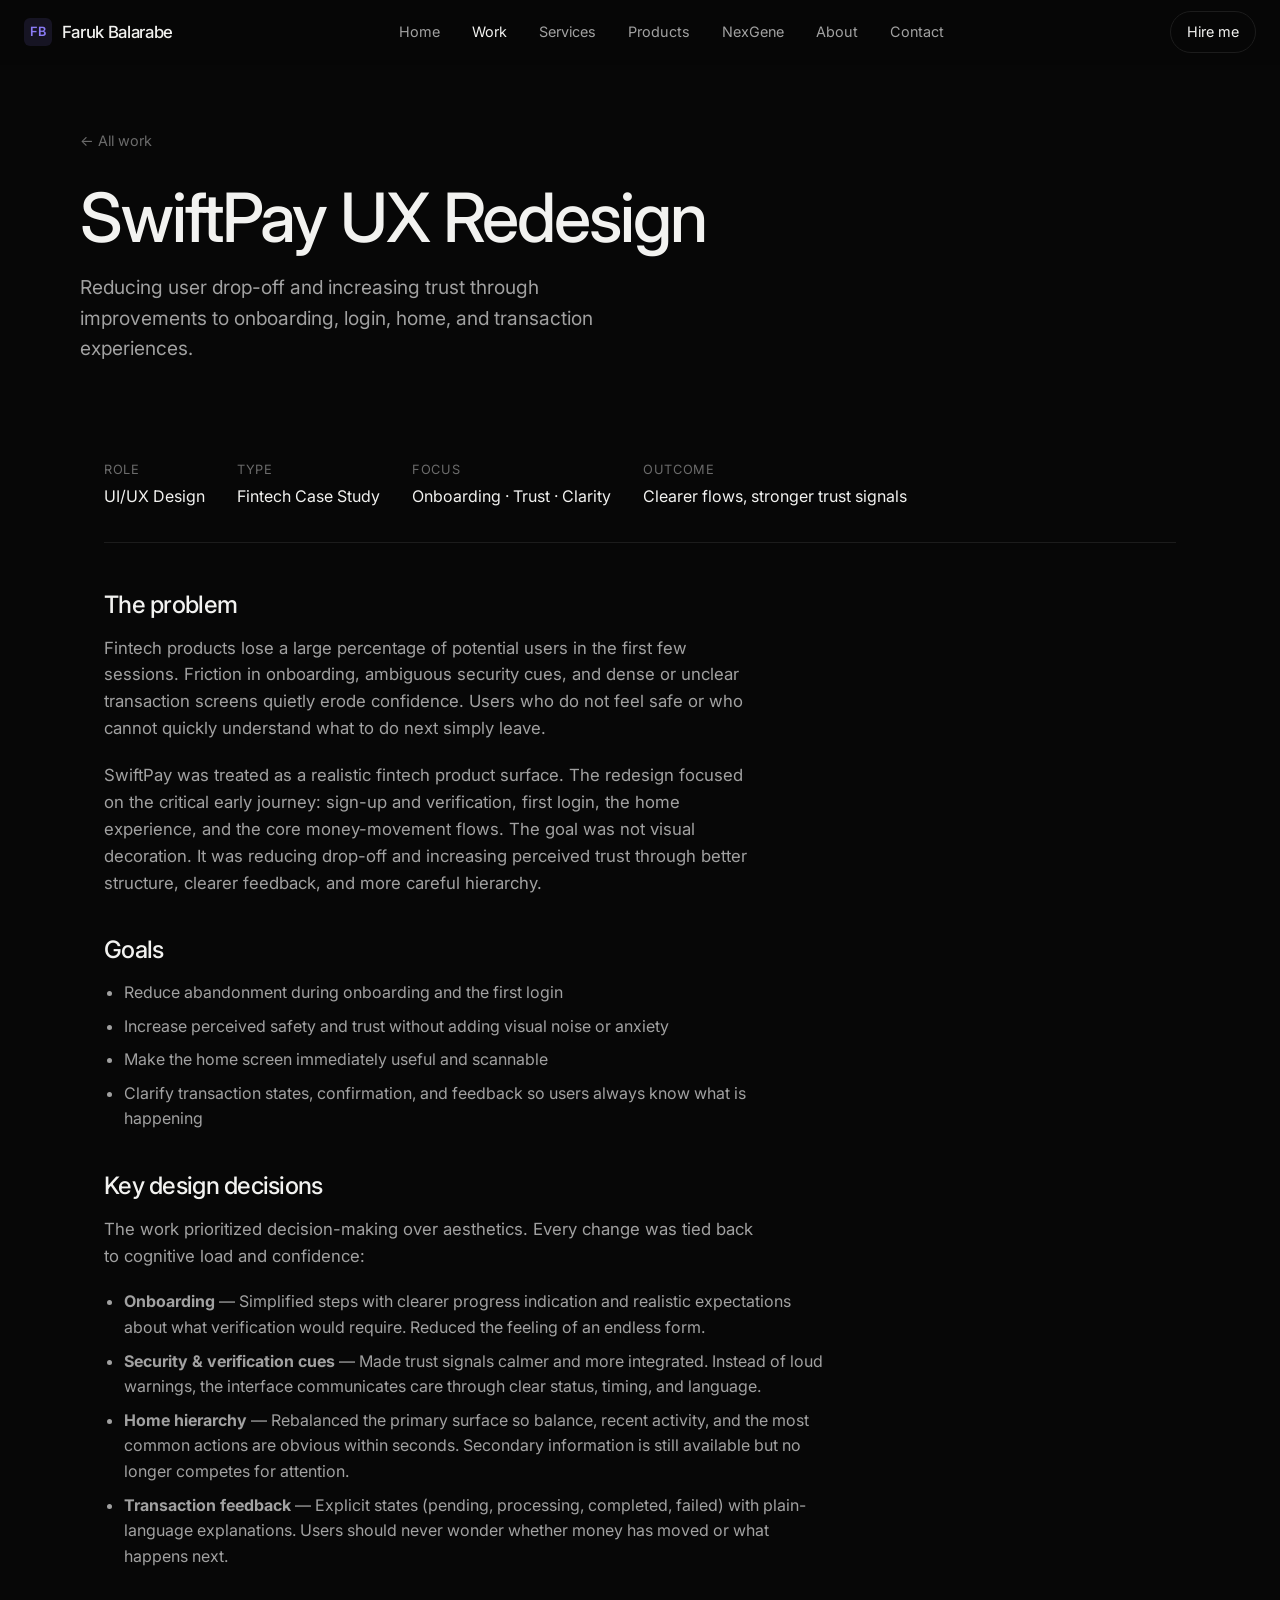
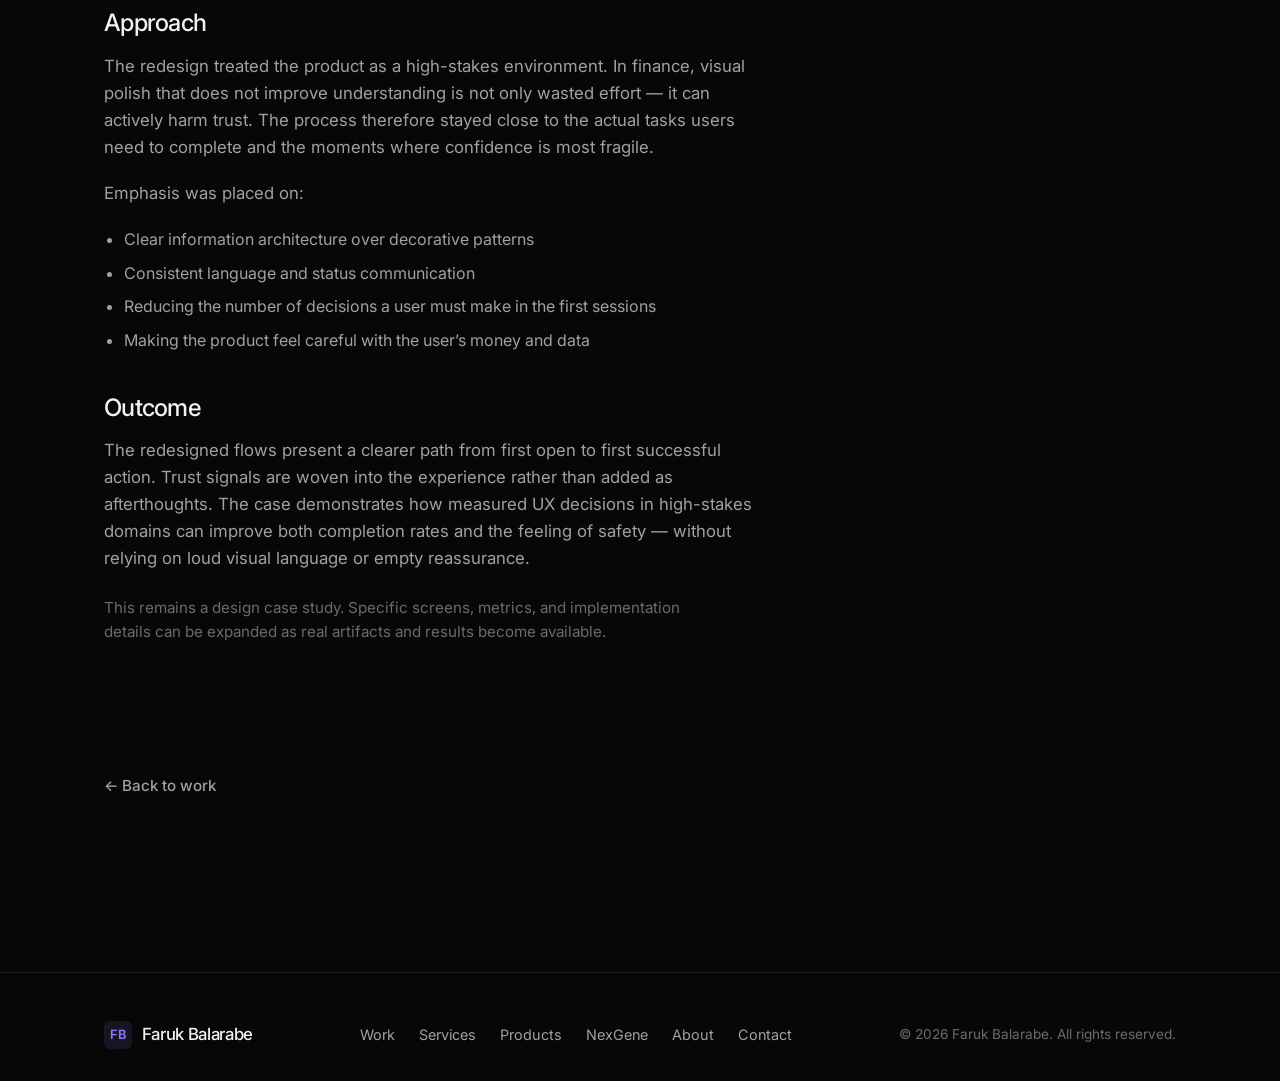
<file: projects/swiftpay.html>
<!DOCTYPE html>
<html lang="en">
<head>
  <meta charset="UTF-8" />
  <meta name="viewport" content="width=device-width, initial-scale=1.0" />
  <title>SwiftPay UX Redesign — Faruk Balarabe</title>
  <meta name="description" content="SwiftPay fintech UX redesign case study — reducing drop-off and increasing trust through clearer onboarding, login, home, and transaction experiences." />
  <meta name="theme-color" content="#070707" />
  <link rel="preconnect" href="https://fonts.googleapis.com" />
  <link rel="preconnect" href="https://fonts.gstatic.com" crossorigin />
  <link href="https://fonts.googleapis.com/css2?family=Inter:wght@400;500;600&family=JetBrains+Mono:wght@400;500&display=swap" rel="stylesheet" />
  <link rel="stylesheet" href="../css/styles.css" />
</head>
<body>
  <header class="nav">
    <div class="nav-inner">
      <a href="../index.html" class="logo">
        <span class="logo-mark">FB</span>
        Faruk Balarabe
      </a>
      <nav class="nav-links">
        <a href="../index.html">Home</a>
        <a href="../work.html" class="active">Work</a>
        <a href="../services.html">Services</a>
        <a href="../products.html">Products</a>
        <a href="../nexgene.html">NexGene</a>
        <a href="../about.html">About</a>
        <a href="../contact.html">Contact</a>
      </nav>
      <a href="../contact.html" class="nav-cta">Hire me</a>
      <button class="nav-toggle" aria-label="Menu"><span></span><span></span></button>
    </div>
  </header>

  <main>
    <section class="page-hero container">
      <div class="fade-up">
        <a href="../work.html" style="font-size:0.9rem; color:var(--text-muted);">← All work</a>
        <h1 class="mt-3">SwiftPay UX Redesign</h1>
        <p class="lead mt-2">
          Reducing user drop-off and increasing trust through improvements to onboarding, 
          login, home, and transaction experiences.
        </p>
      </div>
    </section>

    <section class="container">
      <div class="case-meta fade-up">
        <div>
          <span>Role</span>
          <span>UI/UX Design</span>
        </div>
        <div>
          <span>Type</span>
          <span>Fintech Case Study</span>
        </div>
        <div>
          <span>Focus</span>
          <span>Onboarding · Trust · Clarity</span>
        </div>
        <div>
          <span>Outcome</span>
          <span>Clearer flows, stronger trust signals</span>
        </div>
      </div>

      <div class="case-content fade-up">
        <h2>The problem</h2>
        <p>
          Fintech products lose a large percentage of potential users in the first few sessions. 
          Friction in onboarding, ambiguous security cues, and dense or unclear transaction screens 
          quietly erode confidence. Users who do not feel safe or who cannot quickly understand 
          what to do next simply leave.
        </p>
        <p>
          SwiftPay was treated as a realistic fintech product surface. The redesign focused on 
          the critical early journey: sign-up and verification, first login, the home experience, 
          and the core money-movement flows. The goal was not visual decoration. It was reducing 
          drop-off and increasing perceived trust through better structure, clearer feedback, 
          and more careful hierarchy.
        </p>

        <h2>Goals</h2>
        <ul>
          <li>Reduce abandonment during onboarding and the first login</li>
          <li>Increase perceived safety and trust without adding visual noise or anxiety</li>
          <li>Make the home screen immediately useful and scannable</li>
          <li>Clarify transaction states, confirmation, and feedback so users always know what is happening</li>
        </ul>

        <h2>Key design decisions</h2>
        <p>
          The work prioritized decision-making over aesthetics. Every change was tied back to 
          cognitive load and confidence:
        </p>
        <ul>
          <li><strong>Onboarding</strong> — Simplified steps with clearer progress indication and realistic expectations about what verification would require. Reduced the feeling of an endless form.</li>
          <li><strong>Security & verification cues</strong> — Made trust signals calmer and more integrated. Instead of loud warnings, the interface communicates care through clear status, timing, and language.</li>
          <li><strong>Home hierarchy</strong> — Rebalanced the primary surface so balance, recent activity, and the most common actions are obvious within seconds. Secondary information is still available but no longer competes for attention.</li>
          <li><strong>Transaction feedback</strong> — Explicit states (pending, processing, completed, failed) with plain-language explanations. Users should never wonder whether money has moved or what happens next.</li>
        </ul>

        <h2>Approach</h2>
        <p>
          The redesign treated the product as a high-stakes environment. In finance, visual polish 
          that does not improve understanding is not only wasted effort — it can actively harm trust. 
          The process therefore stayed close to the actual tasks users need to complete and the 
          moments where confidence is most fragile.
        </p>
        <p>
          Emphasis was placed on:
        </p>
        <ul>
          <li>Clear information architecture over decorative patterns</li>
          <li>Consistent language and status communication</li>
          <li>Reducing the number of decisions a user must make in the first sessions</li>
          <li>Making the product feel careful with the user’s money and data</li>
        </ul>

        <h2>Outcome</h2>
        <p>
          The redesigned flows present a clearer path from first open to first successful action. 
          Trust signals are woven into the experience rather than added as afterthoughts. 
          The case demonstrates how measured UX decisions in high-stakes domains can improve 
          both completion rates and the feeling of safety — without relying on loud visual language 
          or empty reassurance.
        </p>
        <p style="color:var(--text-muted); font-size:0.95rem; margin-top:1.5rem;">
          This remains a design case study. Specific screens, metrics, and implementation details 
          can be expanded as real artifacts and results become available.
        </p>
      </div>
    </section>

    <section class="section container">
      <div class="fade-up">
        <a href="../work.html" class="btn btn-ghost">← Back to work</a>
      </div>
    </section>
  </main>

  <footer class="footer">
    <div class="container footer-inner">
      <div class="logo"><span class="logo-mark">FB</span> Faruk Balarabe</div>
      <div class="footer-links">
        <a href="../work.html">Work</a>
        <a href="../services.html">Services</a>
        <a href="../products.html">Products</a>
        <a href="../nexgene.html">NexGene</a>
        <a href="../about.html">About</a>
        <a href="../contact.html">Contact</a>
      </div>
      <p class="footer-copy">© 2026 Faruk Balarabe. All rights reserved.</p>
    </div>
  </footer>
  <script src="../js/main.js"></script>
</body>
</html>
</file>
<file: css/styles.css>
/* ============================================
   Faruk Balarabe — Personal Website
   Dark • Minimal • Editorial • Futuristic
   ============================================ */

:root {
  /* Core palette */
  --bg: #070707;
  --bg-elevated: #0e0e0e;
  --bg-card: #111111;
  --bg-hover: #161616;
  --border: #1c1c1c;
  --border-subtle: #141414;

  /* Text */
  --text: #f2f2f0;
  --text-secondary: #a1a1a1;
  --text-muted: #6b6b6b;

  /* Accent — restrained violet for intelligence + future */
  --accent: #8b7cf6;
  --accent-soft: rgba(139, 124, 246, 0.12);
  --accent-hover: #a599ff;

  /* Functional */
  --success: #4ade80;
  --radius: 12px;
  --radius-sm: 8px;
  --radius-lg: 16px;

  /* Typography */
  --font-sans: "Inter", system-ui, -apple-system, sans-serif;
  --font-mono: "JetBrains Mono", ui-monospace, monospace;

  /* Motion */
  --ease: cubic-bezier(0.16, 1, 0.3, 1);
  --duration: 0.4s;
}

/* Reset & Base */
*, *::before, *::after {
  box-sizing: border-box;
  margin: 0;
  padding: 0;
}

html {
  scroll-behavior: smooth;
  font-size: 16px;
}

body {
  font-family: var(--font-sans);
  background: var(--bg);
  color: var(--text);
  line-height: 1.6;
  -webkit-font-smoothing: antialiased;
  -moz-osx-font-smoothing: grayscale;
  overflow-x: hidden;
}

img {
  max-width: 100%;
  display: block;
}

a {
  color: inherit;
  text-decoration: none;
}

ul, ol {
  list-style: none;
}

button {
  font-family: inherit;
  border: none;
  background: none;
  cursor: pointer;
  color: inherit;
}

/* Typography */
h1, h2, h3, h4 {
  font-weight: 500;
  letter-spacing: -0.03em;
  line-height: 1.15;
}

h1 {
  font-size: clamp(2.5rem, 6vw, 4.25rem);
}

h2 {
  font-size: clamp(1.75rem, 4vw, 2.75rem);
}

h3 {
  font-size: clamp(1.25rem, 2.5vw, 1.5rem);
}

p {
  color: var(--text-secondary);
  font-size: 1.05rem;
  max-width: 60ch;
}

.lead {
  font-size: 1.2rem;
  color: var(--text-secondary);
  max-width: 48ch;
}

.mono {
  font-family: var(--font-mono);
  font-size: 0.85rem;
  letter-spacing: 0.02em;
}

/* Layout */
.container {
  width: 100%;
  max-width: 1120px;
  margin: 0 auto;
  padding: 0 1.5rem;
}

.container-wide {
  max-width: 1280px;
}

.section {
  padding: 6rem 0;
}

.section-sm {
  padding: 4rem 0;
}

/* Navigation */
.nav {
  position: fixed;
  top: 0;
  left: 0;
  right: 0;
  z-index: 100;
  background: rgba(7, 7, 7, 0.8);
  backdrop-filter: blur(16px);
  -webkit-backdrop-filter: blur(16px);
  border-bottom: 1px solid transparent;
  transition: border-color 0.3s var(--ease);
}

.nav.scrolled {
  border-bottom-color: var(--border);
}

.nav-inner {
  display: flex;
  align-items: center;
  justify-content: space-between;
  height: 64px;
  max-width: 1280px;
  margin: 0 auto;
  padding: 0 1.5rem;
}

.logo {
  font-weight: 500;
  font-size: 1.05rem;
  letter-spacing: -0.02em;
  display: flex;
  align-items: center;
  gap: 0.6rem;
}

.logo-mark {
  width: 28px;
  height: 28px;
  border-radius: 6px;
  background: var(--accent-soft);
  display: grid;
  place-items: center;
  color: var(--accent);
  font-weight: 600;
  font-size: 0.8rem;
}

.nav-links {
  display: flex;
  align-items: center;
  gap: 2rem;
}

.nav-links a {
  font-size: 0.9rem;
  color: var(--text-secondary);
  transition: color 0.2s;
}

.nav-links a:hover,
.nav-links a.active {
  color: var(--text);
}

.nav-cta {
  font-size: 0.9rem;
  padding: 0.5rem 1rem;
  border: 1px solid var(--border);
  border-radius: 999px;
  color: var(--text);
  transition: all 0.25s var(--ease);
}

.nav-cta:hover {
  background: var(--text);
  color: var(--bg);
  border-color: var(--text);
}

.nav-toggle {
  display: none;
  width: 32px;
  height: 32px;
  flex-direction: column;
  justify-content: center;
  gap: 5px;
}

.nav-toggle span {
  display: block;
  height: 1.5px;
  background: var(--text);
  transition: 0.3s;
}

@media (max-width: 860px) {
  .nav-links {
    position: fixed;
    inset: 64px 0 auto 0;
    background: var(--bg);
    border-bottom: 1px solid var(--border);
    flex-direction: column;
    padding: 1.5rem;
    gap: 1.25rem;
    transform: translateY(-120%);
    opacity: 0;
    pointer-events: none;
    transition: all 0.35s var(--ease);
  }

  .nav-links.open {
    transform: translateY(0);
    opacity: 1;
    pointer-events: auto;
  }

  .nav-toggle {
    display: flex;
  }

  .nav-cta {
    display: none;
  }
}

/* Buttons */
.btn {
  display: inline-flex;
  align-items: center;
  justify-content: center;
  gap: 0.5rem;
  padding: 0.85rem 1.5rem;
  font-size: 0.95rem;
  font-weight: 500;
  border-radius: 999px;
  transition: all 0.25s var(--ease);
}

.btn-primary {
  background: var(--text);
  color: var(--bg);
}

.btn-primary:hover {
  background: #fff;
  transform: translateY(-1px);
}

.btn-secondary {
  border: 1px solid var(--border);
  color: var(--text);
}

.btn-secondary:hover {
  background: var(--bg-hover);
  border-color: #333;
}

.btn-ghost {
  color: var(--text-secondary);
}

.btn-ghost:hover {
  color: var(--text);
}

.btn-accent {
  background: var(--accent);
  color: #fff;
}

.btn-accent:hover {
  background: var(--accent-hover);
}

/* Hero */
.hero {
  min-height: 100vh;
  display: flex;
  flex-direction: column;
  justify-content: center;
  padding-top: 6rem;
  padding-bottom: 4rem;
  position: relative;
}

.hero::before {
  content: "";
  position: absolute;
  top: 20%;
  right: -10%;
  width: 50%;
  height: 60%;
  background: radial-gradient(ellipse, rgba(139, 124, 246, 0.06) 0%, transparent 70%);
  pointer-events: none;
}

.hero-label {
  display: inline-flex;
  align-items: center;
  gap: 0.5rem;
  font-size: 0.85rem;
  color: var(--text-muted);
  margin-bottom: 1.5rem;
  letter-spacing: 0.04em;
  text-transform: uppercase;
}

.hero-label::before {
  content: "";
  width: 8px;
  height: 8px;
  border-radius: 50%;
  background: var(--accent);
  box-shadow: 0 0 12px var(--accent);
}

.hero h1 {
  margin-bottom: 1.25rem;
  max-width: 16ch;
}

.hero h1 span {
  color: var(--text-secondary);
}

.hero-actions {
  display: flex;
  flex-wrap: wrap;
  gap: 1rem;
  margin-top: 2.5rem;
}

.hero-meta {
  display: flex;
  flex-wrap: wrap;
  gap: 2rem;
  margin-top: 4rem;
  padding-top: 2rem;
  border-top: 1px solid var(--border);
}

.meta-item {
  display: flex;
  flex-direction: column;
  gap: 0.25rem;
}

.meta-item span:first-child {
  font-size: 0.8rem;
  color: var(--text-muted);
  text-transform: uppercase;
  letter-spacing: 0.05em;
}

.meta-item span:last-child {
  font-size: 0.95rem;
  color: var(--text);
}

/* Section headers */
.section-header {
  margin-bottom: 3.5rem;
}

.section-header .label {
  font-size: 0.8rem;
  color: var(--accent);
  text-transform: uppercase;
  letter-spacing: 0.08em;
  margin-bottom: 0.75rem;
  display: block;
}

.section-header p {
  margin-top: 1rem;
}

/* Cards & Grid */
.grid-2 {
  display: grid;
  grid-template-columns: repeat(2, 1fr);
  gap: 1.5rem;
}

.grid-3 {
  display: grid;
  grid-template-columns: repeat(3, 1fr);
  gap: 1.5rem;
}

@media (max-width: 900px) {
  .grid-3 {
    grid-template-columns: 1fr;
  }
  .grid-2 {
    grid-template-columns: 1fr;
  }
}

.card {
  background: var(--bg-card);
  border: 1px solid var(--border);
  border-radius: var(--radius);
  padding: 1.75rem;
  transition: all 0.3s var(--ease);
}

.card:hover {
  border-color: #2a2a2a;
  background: var(--bg-hover);
}

.card-project {
  display: flex;
  flex-direction: column;
  overflow: hidden;
  padding: 0;
}

.card-project .thumb {
  aspect-ratio: 16/10;
  background: var(--bg-elevated);
  position: relative;
  overflow: hidden;
}

.card-project .thumb-placeholder {
  width: 100%;
  height: 100%;
  display: grid;
  place-items: center;
  color: var(--text-muted);
  font-size: 0.85rem;
  background: linear-gradient(135deg, #0f0f0f 0%, #151515 100%);
}

.card-project .body {
  padding: 1.5rem;
  flex: 1;
  display: flex;
  flex-direction: column;
}

.card-project .tag {
  font-size: 0.75rem;
  color: var(--accent);
  text-transform: uppercase;
  letter-spacing: 0.06em;
  margin-bottom: 0.5rem;
}

.card-project h3 {
  margin-bottom: 0.5rem;
}

.card-project p {
  font-size: 0.95rem;
  flex: 1;
}

.card-project .link {
  margin-top: 1.25rem;
  font-size: 0.9rem;
  color: var(--text);
  display: inline-flex;
  align-items: center;
  gap: 0.4rem;
}

.card-project .link:hover {
  color: var(--accent);
}

/* Services */
.service-item {
  padding: 2rem 0;
  border-bottom: 1px solid var(--border);
  display: grid;
  grid-template-columns: 1fr 2fr auto;
  gap: 2rem;
  align-items: start;
}

.service-item:first-child {
  border-top: 1px solid var(--border);
}

.service-num {
  font-family: var(--font-mono);
  font-size: 0.85rem;
  color: var(--text-muted);
}

.service-item h3 {
  margin-bottom: 0.5rem;
}

.service-item p {
  font-size: 0.95rem;
}

@media (max-width: 700px) {
  .service-item {
    grid-template-columns: 1fr;
    gap: 0.75rem;
  }
}

/* Products */
.product-card {
  background: var(--bg-card);
  border: 1px solid var(--border);
  border-radius: var(--radius);
  overflow: hidden;
  transition: all 0.3s var(--ease);
}

.product-card:hover {
  border-color: #2a2a2a;
  transform: translateY(-2px);
}

.product-card .preview {
  aspect-ratio: 4/3;
  background: var(--bg-elevated);
  display: grid;
  place-items: center;
  color: var(--text-muted);
  font-size: 0.85rem;
}

.product-card .info {
  padding: 1.5rem;
}

.product-card .price {
  font-size: 1.1rem;
  font-weight: 500;
  margin-top: 0.75rem;
  color: var(--text);
}

.product-card .price span {
  font-size: 0.85rem;
  color: var(--text-muted);
  font-weight: 400;
}

/* About */
.about-grid {
  display: grid;
  grid-template-columns: 1.2fr 1fr;
  gap: 4rem;
  align-items: start;
}

@media (max-width: 800px) {
  .about-grid {
    grid-template-columns: 1fr;
    gap: 2.5rem;
  }
}

.about-portrait {
  aspect-ratio: 4/5;
  background: var(--bg-card);
  border: 1px solid var(--border);
  border-radius: var(--radius-lg);
  position: relative;
  overflow: hidden;
}

.about-portrait img {
  width: 100%;
  height: 100%;
  object-fit: cover;
  display: block;
}

.skills-list {
  display: flex;
  flex-wrap: wrap;
  gap: 0.5rem;
  margin-top: 1.5rem;
}

.skill-tag {
  font-size: 0.8rem;
  padding: 0.4rem 0.85rem;
  border: 1px solid var(--border);
  border-radius: 999px;
  color: var(--text-secondary);
}

/* NexGene special */
.nexgene-hero {
  background: linear-gradient(180deg, #0a0a0c 0%, var(--bg) 100%);
  border: 1px solid var(--border);
  border-radius: var(--radius-lg);
  padding: 3rem;
  margin-bottom: 3rem;
  position: relative;
  overflow: hidden;
}

.nexgene-hero::before {
  content: "";
  position: absolute;
  top: -50%;
  right: -20%;
  width: 60%;
  height: 120%;
  background: radial-gradient(ellipse, rgba(139, 124, 246, 0.08), transparent 60%);
}

.nexgene-badge {
  display: inline-flex;
  align-items: center;
  gap: 0.4rem;
  font-size: 0.75rem;
  padding: 0.35rem 0.75rem;
  background: var(--accent-soft);
  color: var(--accent);
  border-radius: 999px;
  margin-bottom: 1.25rem;
}

.feature-list {
  display: grid;
  gap: 1rem;
  margin-top: 2rem;
}

.feature-item {
  display: flex;
  gap: 1rem;
  align-items: flex-start;
}

.feature-item .icon {
  width: 36px;
  height: 36px;
  border-radius: 8px;
  background: var(--accent-soft);
  display: grid;
  place-items: center;
  flex-shrink: 0;
  color: var(--accent);
  font-size: 0.9rem;
}

/* Contact */
.contact-grid {
  display: grid;
  grid-template-columns: 1fr 1.2fr;
  gap: 4rem;
}

@media (max-width: 800px) {
  .contact-grid {
    grid-template-columns: 1fr;
  }
}

.contact-form {
  display: flex;
  flex-direction: column;
  gap: 1.25rem;
}

.form-group label {
  display: block;
  font-size: 0.85rem;
  color: var(--text-secondary);
  margin-bottom: 0.4rem;
}

.form-group input,
.form-group textarea,
.form-group select {
  width: 100%;
  padding: 0.9rem 1rem;
  background: var(--bg-card);
  border: 1px solid var(--border);
  border-radius: var(--radius-sm);
  color: var(--text);
  font-family: inherit;
  font-size: 0.95rem;
  transition: border-color 0.2s;
}

.form-group input:focus,
.form-group textarea:focus,
.form-group select:focus {
  outline: none;
  border-color: #333;
}

.form-group textarea {
  min-height: 140px;
  resize: vertical;
}

/* Footer */
.footer {
  border-top: 1px solid var(--border);
  padding: 3rem 0 2rem;
  margin-top: 4rem;
}

.footer-inner {
  display: flex;
  flex-wrap: wrap;
  justify-content: space-between;
  gap: 2rem;
  align-items: center;
}

.footer-links {
  display: flex;
  gap: 1.5rem;
}

.footer-links a {
  font-size: 0.9rem;
  color: var(--text-secondary);
}

.footer-links a:hover {
  color: var(--text);
}

.footer-copy {
  font-size: 0.85rem;
  color: var(--text-muted);
}

/* Utility */
.text-accent {
  color: var(--accent);
}

.mt-1 { margin-top: 0.5rem; }
.mt-2 { margin-top: 1rem; }
.mt-3 { margin-top: 1.5rem; }
.mt-4 { margin-top: 2rem; }
.mb-2 { margin-bottom: 1rem; }

/* Animations */
.fade-up {
  opacity: 0;
  transform: translateY(24px);
  transition: opacity 0.7s var(--ease), transform 0.7s var(--ease);
}

.fade-up.visible {
  opacity: 1;
  transform: translateY(0);
}

/* Page-specific hero compact */
.page-hero {
  padding: 8rem 0 4rem;
}

.page-hero h1 {
  margin-bottom: 1rem;
}

/* Case study */
.case-meta {
  display: flex;
  flex-wrap: wrap;
  gap: 2rem;
  margin: 2rem 0 3rem;
  padding-bottom: 2rem;
  border-bottom: 1px solid var(--border);
}

.case-meta div span:first-child {
  display: block;
  font-size: 0.8rem;
  color: var(--text-muted);
  text-transform: uppercase;
  letter-spacing: 0.05em;
  margin-bottom: 0.25rem;
}

.case-content {
  max-width: 720px;
}

.case-content h2 {
  margin: 2.5rem 0 1rem;
  font-size: 1.5rem;
}

.case-content p {
  margin-bottom: 1.25rem;
}

.case-content ul {
  margin: 1rem 0 1.5rem 1.25rem;
  list-style: disc;
  color: var(--text-secondary);
}

.case-content li {
  margin-bottom: 0.5rem;
}

/* Status badge */
.badge {
  display: inline-flex;
  align-items: center;
  gap: 0.35rem;
  font-size: 0.75rem;
  padding: 0.3rem 0.7rem;
  border-radius: 999px;
  background: var(--bg-elevated);
  border: 1px solid var(--border);
  color: var(--text-secondary);
}

.badge-live {
  color: var(--success);
  border-color: rgba(74, 222, 128, 0.3);
  background: rgba(74, 222, 128, 0.08);
}

/* Scrollbar */
::-webkit-scrollbar {
  width: 8px;
}
::-webkit-scrollbar-track {
  background: var(--bg);
}
::-webkit-scrollbar-thumb {
  background: #222;
  border-radius: 4px;
}
::-webkit-scrollbar-thumb:hover {
  background: #333;
}
</file>
